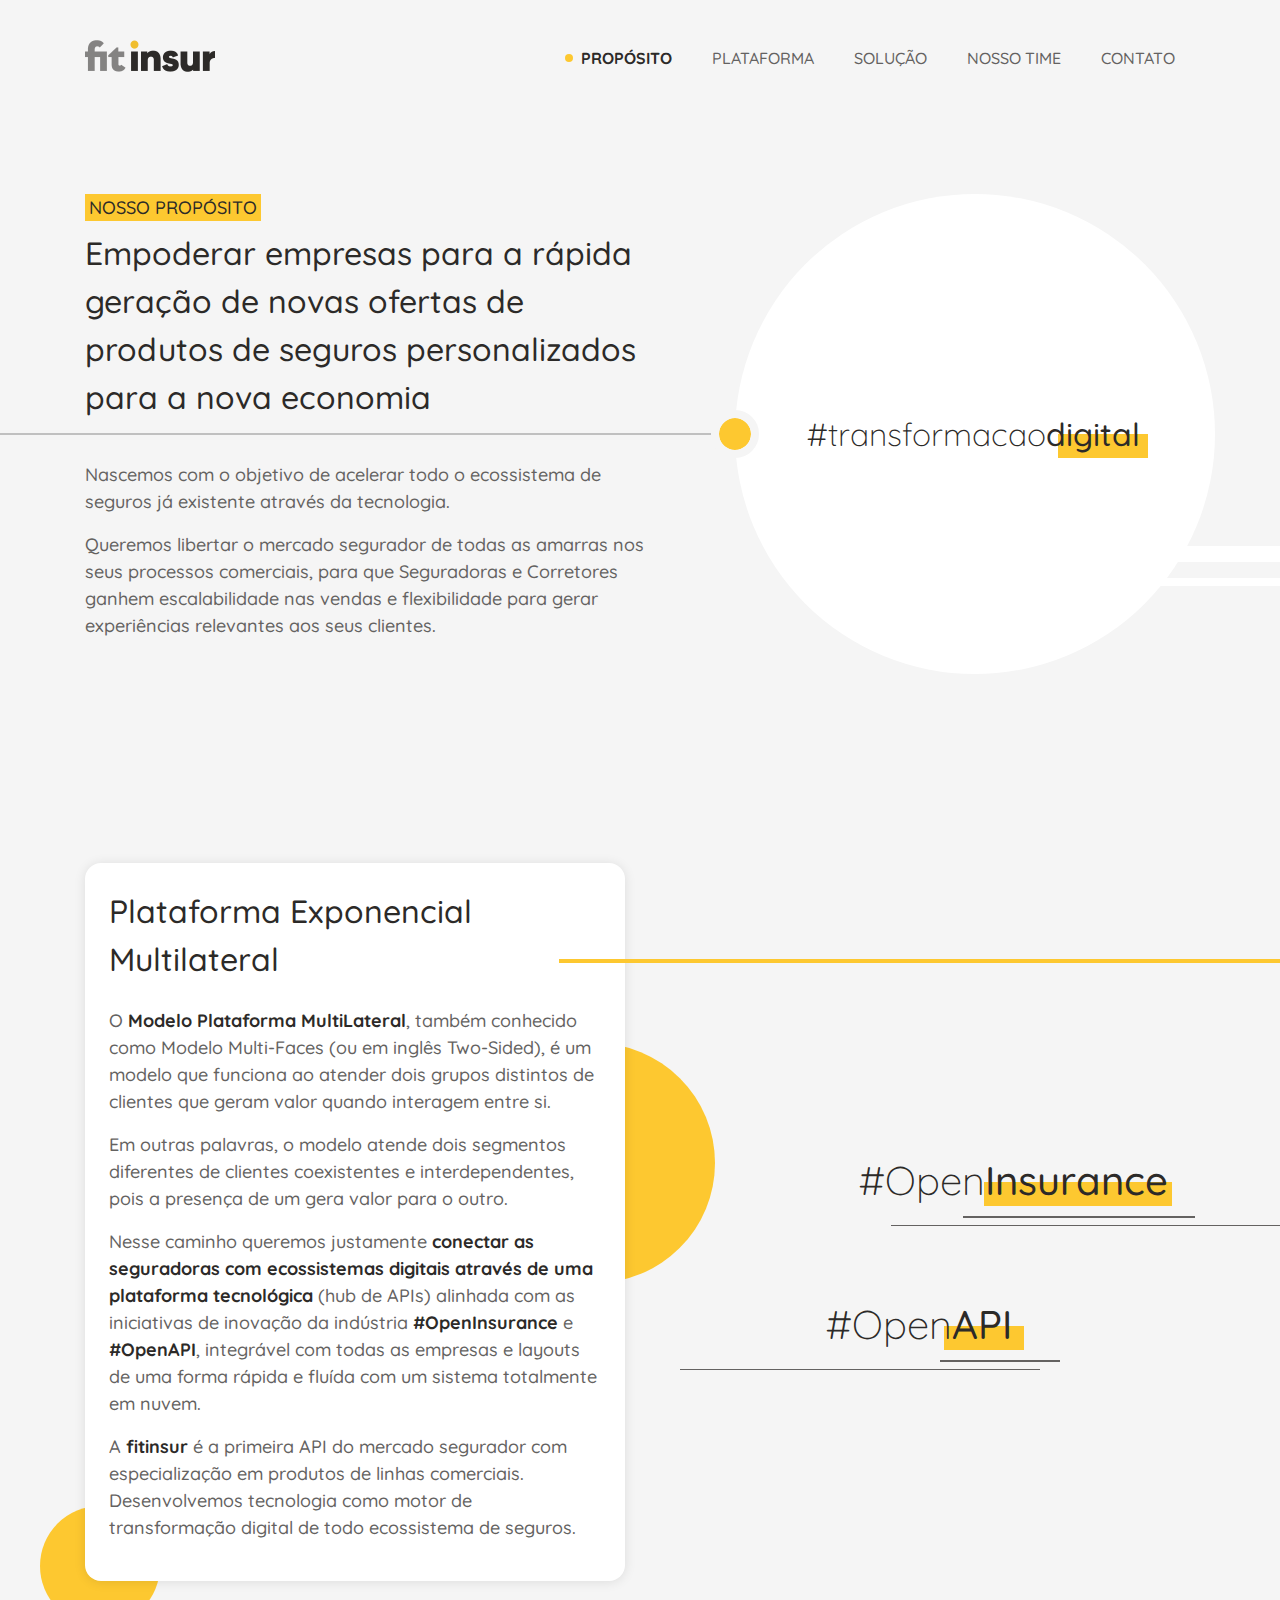
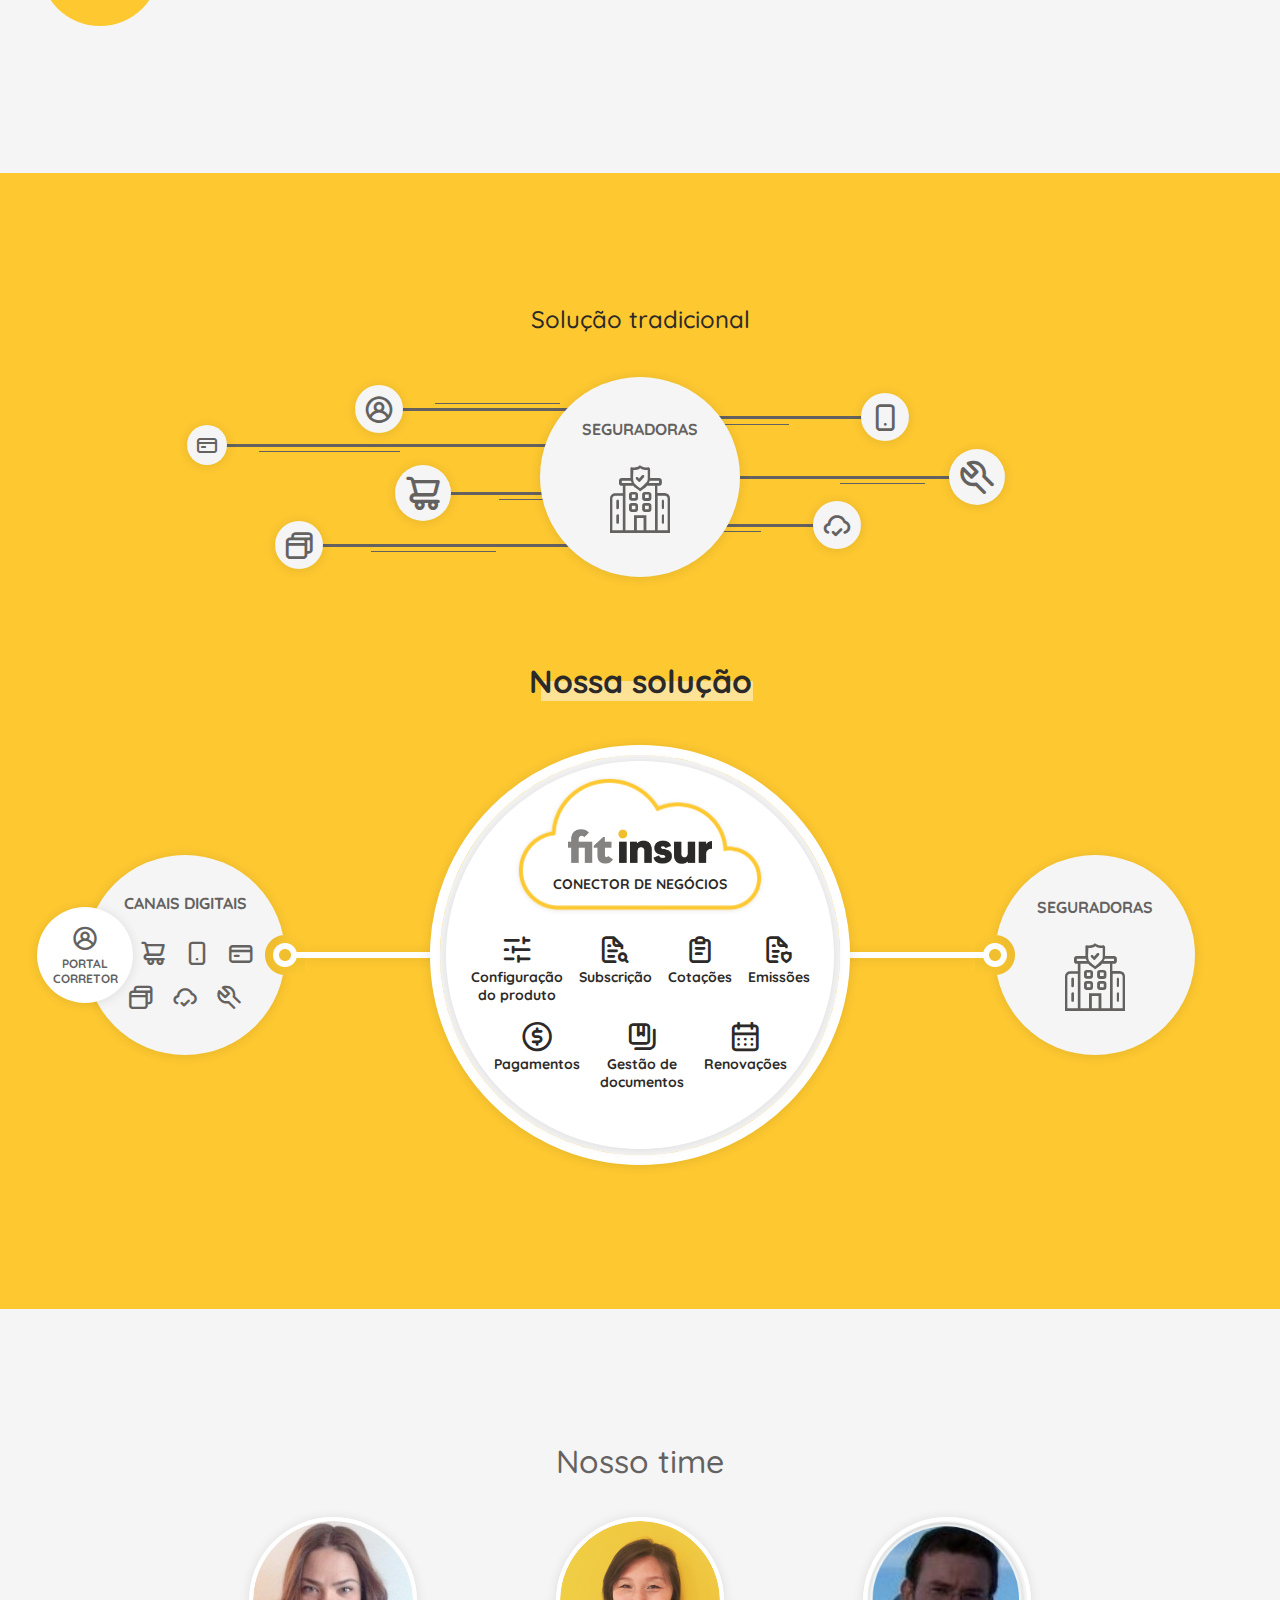
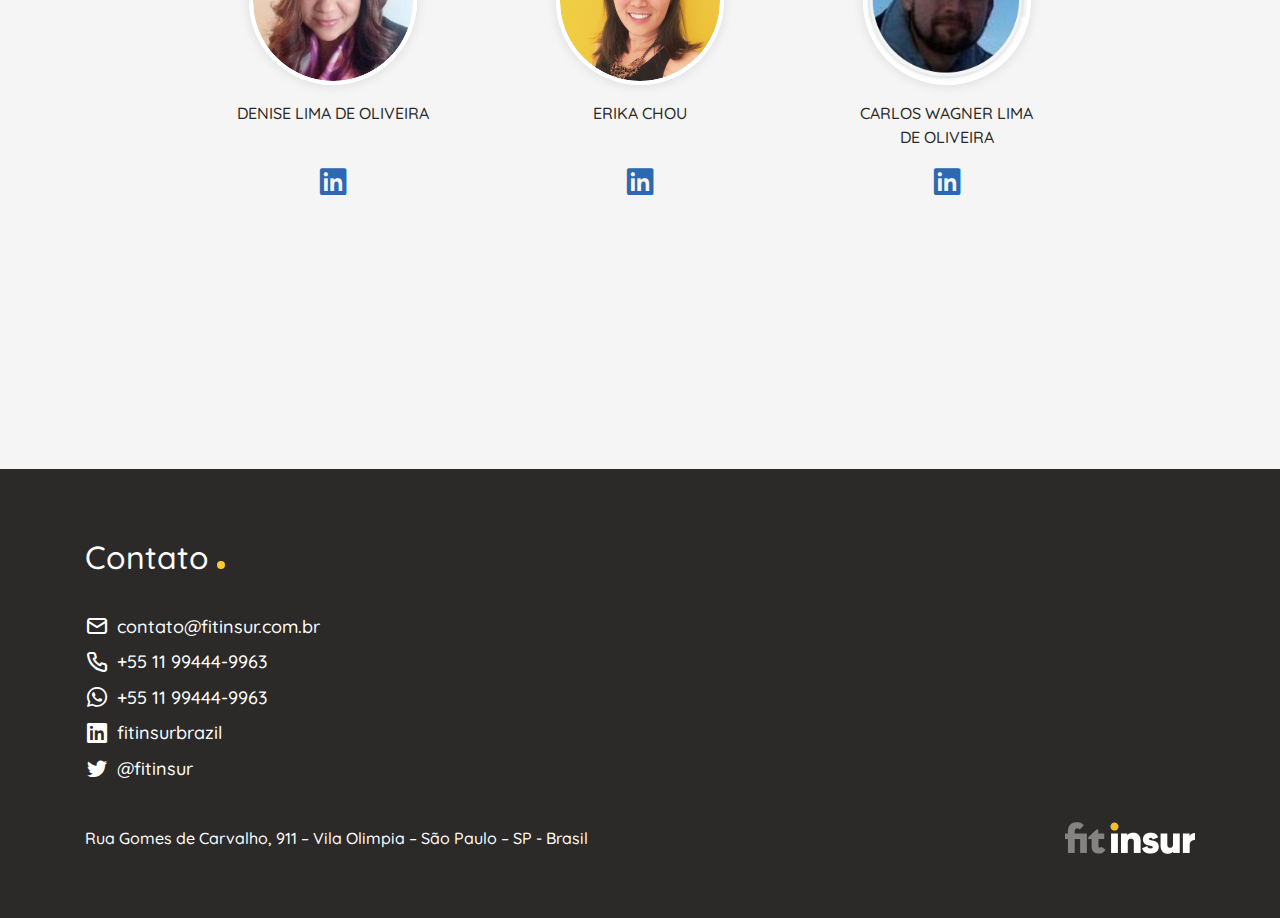
<file: index.html>
<!DOCTYPE html>
<html>

  <head>
  <meta charset="utf-8">
  <meta http-equiv="X-UA-Compatible" content="IE=edge">
  <meta name="viewport" content="width=device-width, initial-scale=1">
  <meta cache-control="max-age=300">

  <title>Fitinsur - OpenInsurance, Open API</title>
  <meta name="description" content="Fitinsur - OpenInsurance, OpenAPI
">
  <!--
  <meta name="keywords" content="fitinsur, wefit, insurance, open, api">
  -->
  <meta name="keywords" content="fitinsur, insurance, insurtech, openapi">

  <meta name="theme-color" content="#FDC830">
  
  <link rel="shortcut icon" href="images/favicon.png">
  
  <link rel="stylesheet" href="css/main.css">

  <!-- <script>
    (function(i,s,o,g,r,a,m){i['GoogleAnalyticsObject']=r;i[r]=i[r]||function(){
    (i[r].q=i[r].q||[]).push(arguments)},i[r].l=1*new Date();a=s.createElement(o),
    m=s.getElementsByTagName(o)[0];a.async=1;a.src=g;m.parentNode.insertBefore(a,m)
    })(window,document,'script','//www.google-analytics.com/analytics.js','ga');

    ga('create', 'UA-63612352-1', 'auto');
    ga('send', 'pageview');
  </script> -->
  
</head>


  <body>

    <header>
  <div class="container">
    <h1>
      <a class="fitinsur-logo" href="" title="fitinsur"><img src="images/logos/fitinsur-logo@2x.png" alt="fitinsur" title="fitinsur"/><p>fitinsur</p></a>
    </h1>

    <nav class="fitinsur-menu">
      <ul>
        <li><a href="#proposito" class="menu-link -active"><span class="dot"></span>Propósito</a></li>
        <li><a href="#plataforma" class="menu-link "><span class="dot"></span>Plataforma</a></li>
        <li><a href="#solucao" class="menu-link "><span class="dot"></span>Solução</a></li>
        <li><a href="#nossoTime" class="menu-link "><span class="dot"></span>Nosso time</a></li>
        <li><a href="#contato" class="menu-link "><span class="dot"></span>Contato</a></li>
      </ul>
    </nav>

    <!-- <a href="#" aria-label="Menu" class="mobile-menu lines-button">
      <span class="lines"></span>
    </a> -->
  </div>
</header>

<!-- <nav class="fitinsur-menu-mobile hidden">
  
</nav> -->

    <section class="section-scroll" id="proposito">
	<div class="container">
		<div class="row">
			<div class="col-12 col-md-10 col-lg-8 col-xl-7">
				<p class="section-title"><mark>Nosso propósito</mark></p>
				<h2>Empoderar empresas para a rápida geração de novas ofertas de produtos de seguros personalizados para a nova economia</h2>
				<p>Nascemos com o objetivo de acelerar todo o ecossistema de seguros já existente através da tecnologia.</p>
				<p>Queremos libertar o mercado segurador de todas as amarras nos seus processos comerciais, para que Seguradoras e Corretores ganhem escalabilidade nas vendas e flexibilidade para gerar experiências relevantes aos seus clientes.</p>
			</div>
			<div class="col-12 col-lg-4 col-xl-5">
				<div class="graphic-container" id="circleGraphic">
					<div class="graphic" id="innerCircleGraphic"></div>
					<div class="mark-highlight" id="transformacaoDigital">
						<h3>#transformacao<span>digital</span></h3>
						<div class="highlight"></div>
					</div>
					<div class="graphic" id="rectWhiteGraphic1"></div>
					<div class="graphic" id="rectWhiteGraphic2"></div>
					<div class="graphic" id="rectMediumGraphic"></div>
				</div>
			</div>
		</div>
	</div>
</section>
<section class="section-scroll" id="plataforma">
	<div class="container">
		<div class="row">
			<div class="col-12 col-md-10 offset-md-1 col-lg-8 offset-lg-0 col-xl-6">
				<div class="rounded-box">
					<h2>Plataforma Exponencial Multilateral</h2>
					<p>O <strong>Modelo Plataforma MultiLateral</strong>, também conhecido como Modelo Multi-Faces (ou em inglês Two-Sided), é um modelo que funciona ao atender dois grupos distintos de clientes que geram valor quando interagem entre si.</p>
					<p>Em outras palavras, o modelo atende dois segmentos diferentes de clientes coexistentes e interdependentes, pois a presença de um gera valor para o outro.</p>
					<p>Nesse caminho queremos justamente <strong>conectar as seguradoras com ecossistemas digitais através de uma plataforma tecnológica</strong> (hub de APIs) alinhada com as iniciativas de inovação da indústria <strong>#OpenInsurance</strong> e <strong>#OpenAPI</strong>, integrável com todas as empresas e layouts de uma forma rápida e fluída com um sistema totalmente em nuvem.</p>
					<p>A <strong>fitinsur</strong> é a primeira API do mercado segurador com especialização em produtos de linhas comerciais. Desenvolvemos tecnologia como motor de transformação digital de todo ecossistema de seguros.</p>
				</div>
				<div class="graphic" id="circleYellowGraphic2"></div>
			</div>
			<div class="col-12 col-lg-4 col-xl-6">
				<div class="graphic-container">
					<div class="graphic" id="rectYellowGraphic"></div>
					<div class="mark-highlight" id="openInsurance">
						<h3>#Open<span>Insurance</span></h3>
						<div class="highlight"></div>
						<div id="lineMedium1"></div>
						<div id="lineMedium2"></div>
					</div>
					<div class="mark-highlight" id="openAPI">
						<h3>#Open<span>API</span></h3>
						<div class="highlight"></div>
						<div id="lineMedium3"></div>
						<div id="lineMedium4"></div>
					</div>
					<div class="graphic" id="circleYellowGraphic1"></div>
				</div>
			</div>
		</div>
	</div>
</section>
<section class="section-scroll" id="solucao">
	<div class="container">
		<div class="row">
			<div class="col-12 col-lg-8 offset-lg-2">
				<h4>Solução tradicional</h4>
				<div class="graphic-container">
					<div class="graphic" id="mainCircle">
						<p>Seguradoras</p>
						<span class="icon-insurance"></span>
					</div>
					<div class="graphic -left" id="leftItem1">
						<div class="graphic -circle -md"><span class="icon-user-circle"></span></div>
						<div class="graphic -line -thin"></div>
						<div class="graphic -line -regular"></div>
					</div>
					<div class="graphic -left" id="leftItem2">
						<div class="graphic -circle -sm"><span class="icon-atm-card"></span></div>
						<div class="graphic -line -thin"></div>
						<div class="graphic -line -regular"></div>
					</div>
					<div class="graphic -left" id="leftItem3">
						<div class="graphic -circle -lg"><span class="icon-shopping-trolley"></span></div>
						<div class="graphic -line -thin"></div>
						<div class="graphic -line -regular"></div>
					</div>
					<div class="graphic -left" id="leftItem4">
						<div class="graphic -circle -md"><span class="icon-window-restore"></span></div>
						<div class="graphic -line -thin"></div>
						<div class="graphic -line -regular"></div>
					</div>
					<div class="graphic -right" id="rightItem1">
						<div class="graphic -circle -md"><span class="icon-mobile-android"></span></div>
						<div class="graphic -line -thin"></div>
						<div class="graphic -line -regular"></div>
					</div>
					<div class="graphic -right" id="rightItem2">
						<div class="graphic -circle -lg"><span class="icon-wrench"></span></div>
						<div class="graphic -line -thin"></div>
						<div class="graphic -line -regular"></div>
					</div>
					<div class="graphic -right" id="rightItem3">
						<div class="graphic -circle -md"><span class="icon-cloud-check"></span></div>
						<div class="graphic -line -thin"></div>
						<div class="graphic -line -regular"></div>
					</div>
				</div>
			</div>
		</div>
		<div class="row">
			<div class="col-12 col-lg-12">
				<div class="title-highlight" id="nossaSolucaoTitle">
					<h3>Nossa solução</span></h3>
					<div class="highlight"></div>
				</div>
				<div class="graphic-container" id="nossaSolucao">
					<div class="graphic" id="circleLeft">
						<p>Canais digitais</p>
						<div class="graphic" id="circleCorretor">
							<div class="feature">
								<span class="icon-user-circle"></span>
								<p>Portal Corretor</p>
							</div>
						</div>
						<div class="channel-row" id="channelLine1">
							<span class="icon-shopping-trolley"></span>
							<span class="icon-mobile-android"></span>
							<span class="icon-atm-card"></span>
						</div>
						<div class="channel-row" id="channelLine2">
							<span class="icon-window-restore"></span>
							<span class="icon-cloud-check"></span>
							<span class="icon-wrench"></span>
						</div>
					</div>
					<div class="graphic" id="mainCircle2">
						<div class="graphic" id="innerCircle">
							<div id="fitinsurCloud">
								<img src="images/logos/fitinsur-logo@2x.png" />
								<p>Conector de negócios</p>
							</div>
							<div class="features-row">
								<div class="feature">
									<span class="icon-preferences"></span>
									<p>Configuração do produto</p>
								</div>
								<div class="feature">
									<span class="icon-file-search-alt"></span>
									<p>Subscrição</p>
								</div>
								<div class="feature">
									<span class="icon-clipboard-notes"></span>
									<p>Cotações</p>
								</div>
								<div class="feature">
									<span class="icon-file-shield-alt"></span>
									<p>Emissões</p>
								</div>
							</div>
							<div class="features-row">
								<div class="feature">
									<span class="icon-usd-circle"></span>
									<p>Pagamentos</p>
								</div>
								<div class="feature">
									<span class="icon-notebooks"></span>
									<p>Gestão de documentos</p>
								</div>
								<div class="feature">
									<span class="icon-calendar-alt"></span>
									<p>Renovações</p>
								</div>
							</div>
						</div>
					</div>
					<div class="graphic" id="circleRight">
						<p>Seguradoras</p>
						<span class="icon-insurance"></span>
					</div>
					<div class="graphic" id="conectorLine"></div>
					<div class="graphic" id="conectorCircleLeft"></div>
					<div class="graphic" id="conectorCircleRight"></div>
				</div>
			</div>
		</div>
	</div>
</section>
<section class="section-scroll" id="nossoTime">
	<div class="container">
		<div class="row">
			<div class="col-12 col-lg-10 offset-lg-1">
				<h2>Nosso time</h2>
				<div class="container" id="timeContainer">
					<div class="row">
						<div class="col-6 col-md-4">
							<div class="profile">
								<a href="https://www.linkedin.com/in/denise-lima-de-oliveira-98992614/" target="_blank">
									<div class="photo" id="photoDenise"></div>
									<p>Denise Lima de Oliveira</p>
									<span class="icon-linkedin"></span>
								</a>
							</div>
						</div>
						<div class="col-6 col-md-4">
							<div class="profile">
								<a href="https://www.linkedin.com/in/erikachou/" target="_blank">
									<div class="photo" id="photoErika"></div>
									<p>Erika Chou</p>
									<span class="icon-linkedin"></span>
								</a>
							</div>
						</div>
						<!--
						<div class="col-6 col-md-3">
							<div class="profile">
								<a href="https://www.linkedin.com/in/mauricio-zaragoza-1023a11a/" target="_blank">
									<div class="photo" id="photoMauricio"></div>
									<p>Maurício Zaragoza</p>
									<span class="icon-linkedin"></span>
								</a>
							</div>
						</div>
						<div class="col-6 col-md-3">
							<div class="profile">
								<a href="https://www.linkedin.com/in/sabrina-fagundes-4b940557/" target="_blank">
									<div class="photo" id="photoSabrina"></div>
									<p>Sabrina Fagundes</p>
									<span class="icon-linkedin"></span>
								</a>
							</div>
						</div>
						-->
						<div class="col-6 col-md-4">
							<div class="profile">
								<a href="https://www.linkedin.com/in/cwoliveira/" target="_blank">
									<div class="photo" id="photoCarlos"></div>
									<p>Carlos Wagner Lima de Oliveira</p>
									<span class="icon-linkedin"></span>
								</a>
							</div>
						</div>
						<div class="col-6 col-md-3">
							<div class="profile">&nbsp;</div>
						</div>						
					</div>
				</div>
				<!--
				<div class="mark-highlight" id="wefitCV">
					<h3><a href="http://www.wefit.com.br" target="_blank">WeFit Corporate Venture Builder</a></h3>
					<div class="highlight"></div>
				</div>
				-->
			</div>
		</div>
	</div>
</section>


    <footer class="section-scroll" id="contato">
	<div class="container">
		<div class="row">
			<div class="col-12 col-lg-3">
				<h2>Contato<span id="circleDot"></span></h2>
				<ul id="contactList">
					<li><a href="mailto:contato@fitinsur.com.br" target="_blank"><span class="icon-envelope"></span>contato@fitinsur.com.br</a></li>
					<!-- 
					<li><a href="tel:+551127381400" target="_blank"><span class="icon-phone"></span>+55 11 2738-1400</a></li>
					-->
					<li><a href="tel:+5511994449963" target="_blank"><span class="icon-phone"></span>+55 11 99444-9963</a></li>
					<li><a href="https://api.whatsapp.com/send?phone=5511994449963" target="_blank"><span class="icon-whatsapp"></span>+55 11 99444-9963</a></li>
					<li><a href="http://linkedin.com.br/company/fitinsurbrazil" target="_blank"><span class="icon-linkedin"></span>fitinsurbrazil</a></li>
					<li><a href="http://twitter.com/@fitinsur" target="_blank"><span class="icon-twitter"></span>@fitinsur</a></li>
				</ul>
			</div>
		</div>
		<div class="address">
			<!--
			<p>Av. Faria Lima, 1.853, 1º andar - São Paulo/SP</p>
			-->
			<p>Rua Gomes de Carvalho, 911 – Vila Olimpia – São Paulo – SP - Brasil</p>
			<img src="./images/logos/fitinsur-logo-white@2x.png" alt="fitinsur" title="fitinsur"/>
		</div>
	</div>
</footer>

<script src="scripts/lib/jquery-3.4.1.min.js"></script>
<!-- <script src="scripts/lib/jquery-3.4.1.min.map"></script> -->
<script src="scripts/lib/modernizr.custom.min.js"></script>
<script src="scripts/fitinsur.js"></script>


  </body>

</html>
</file>
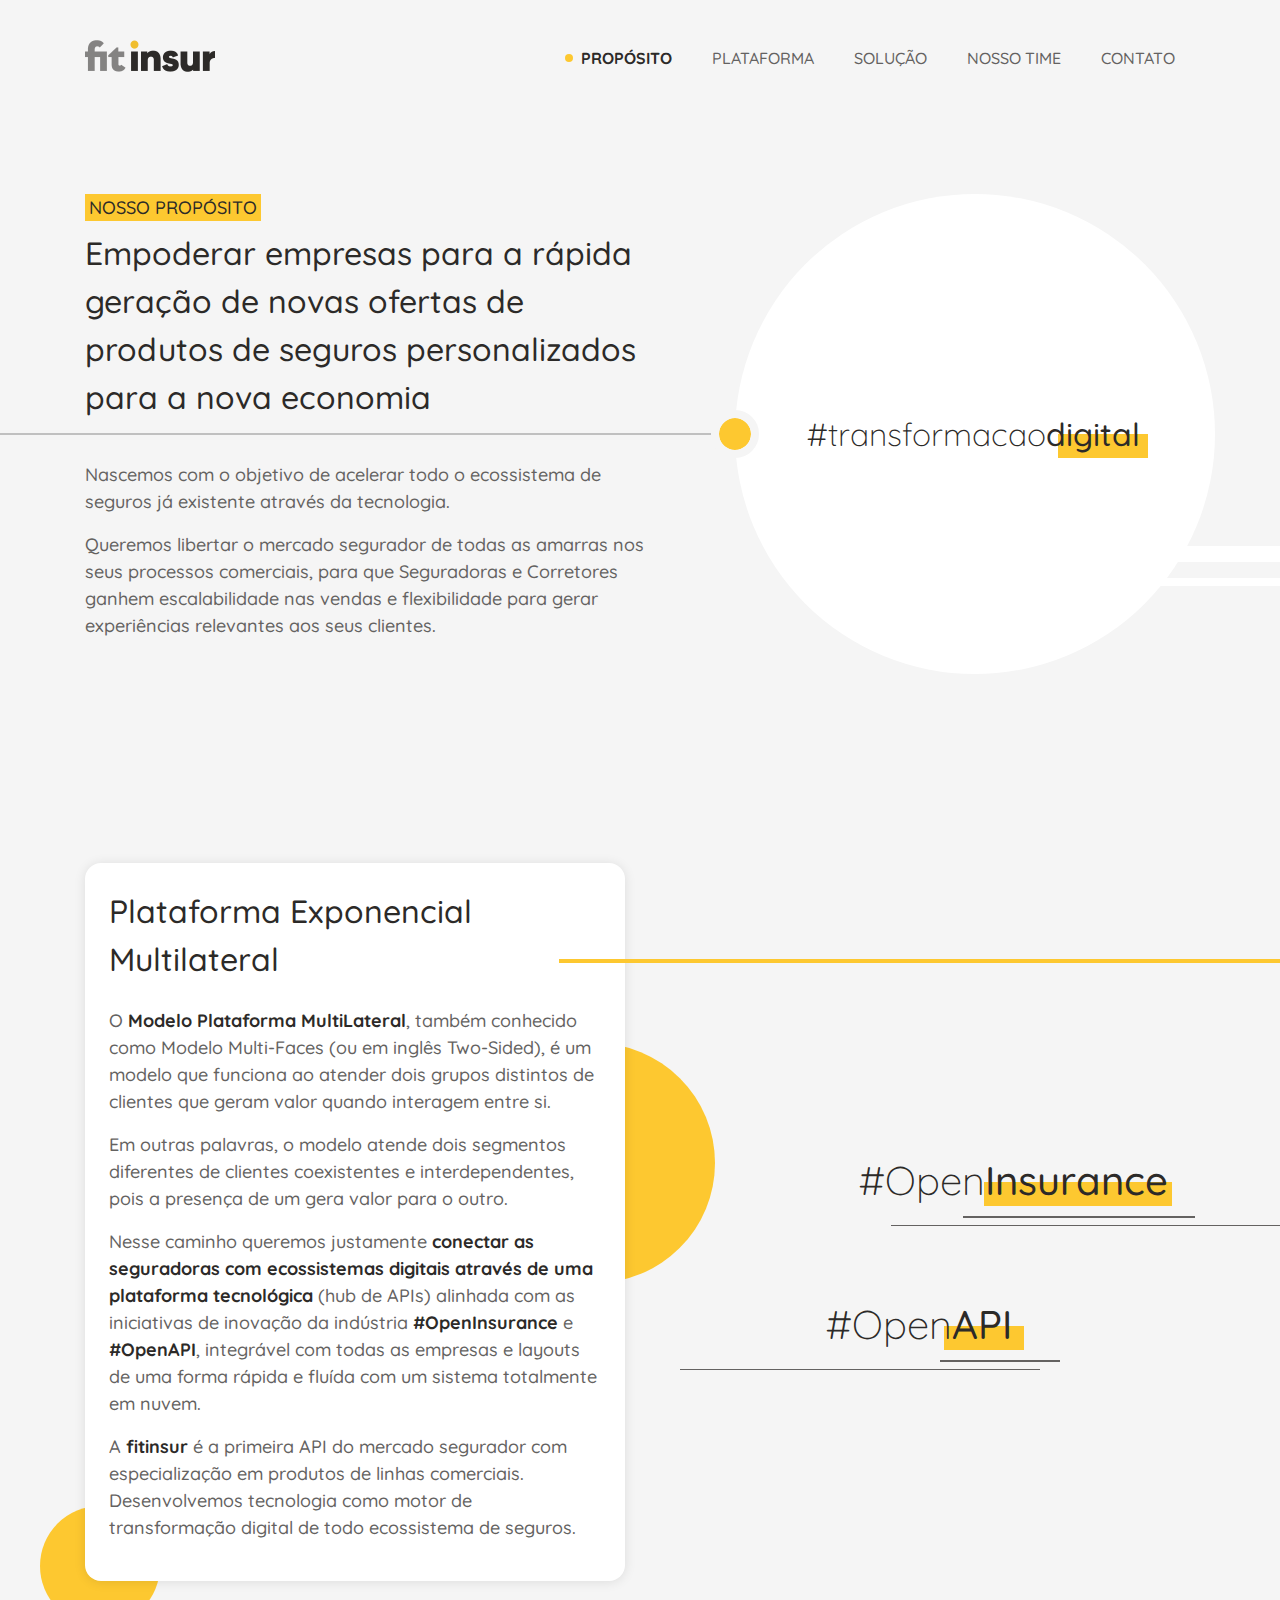
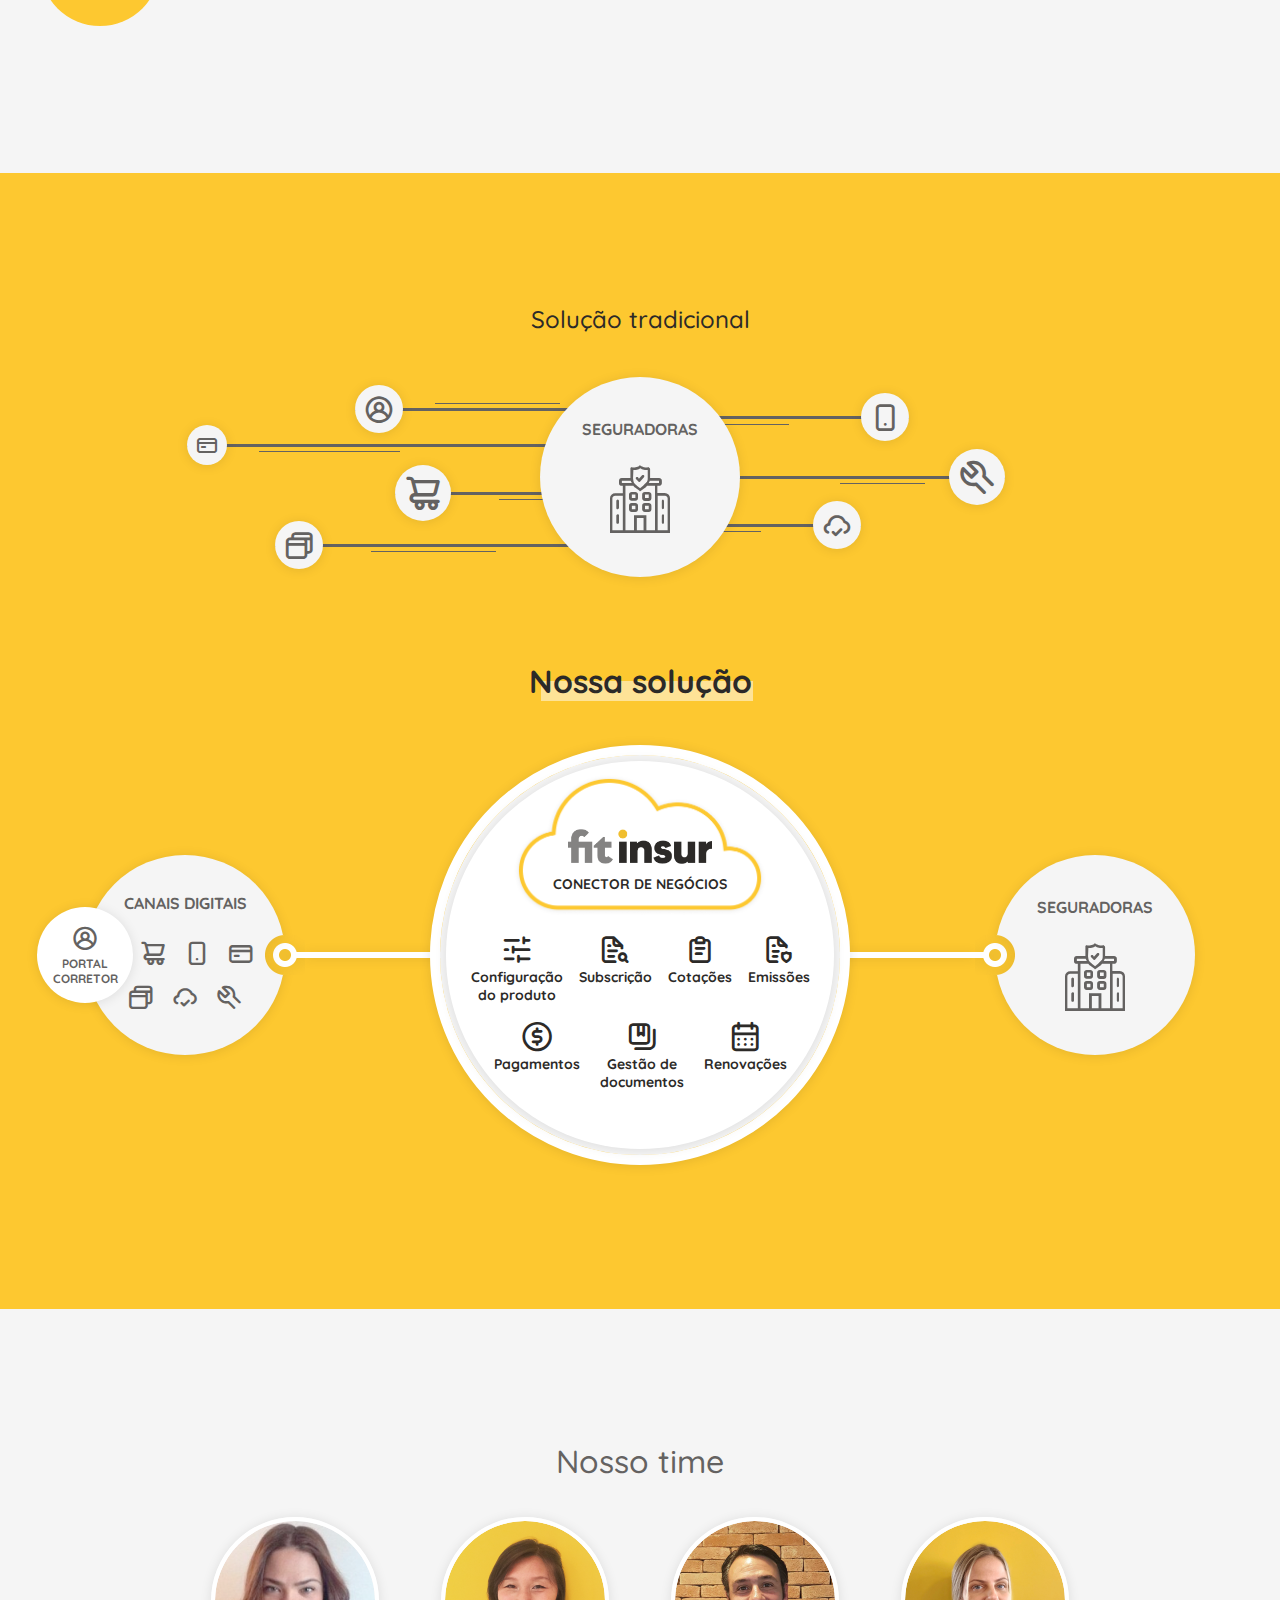
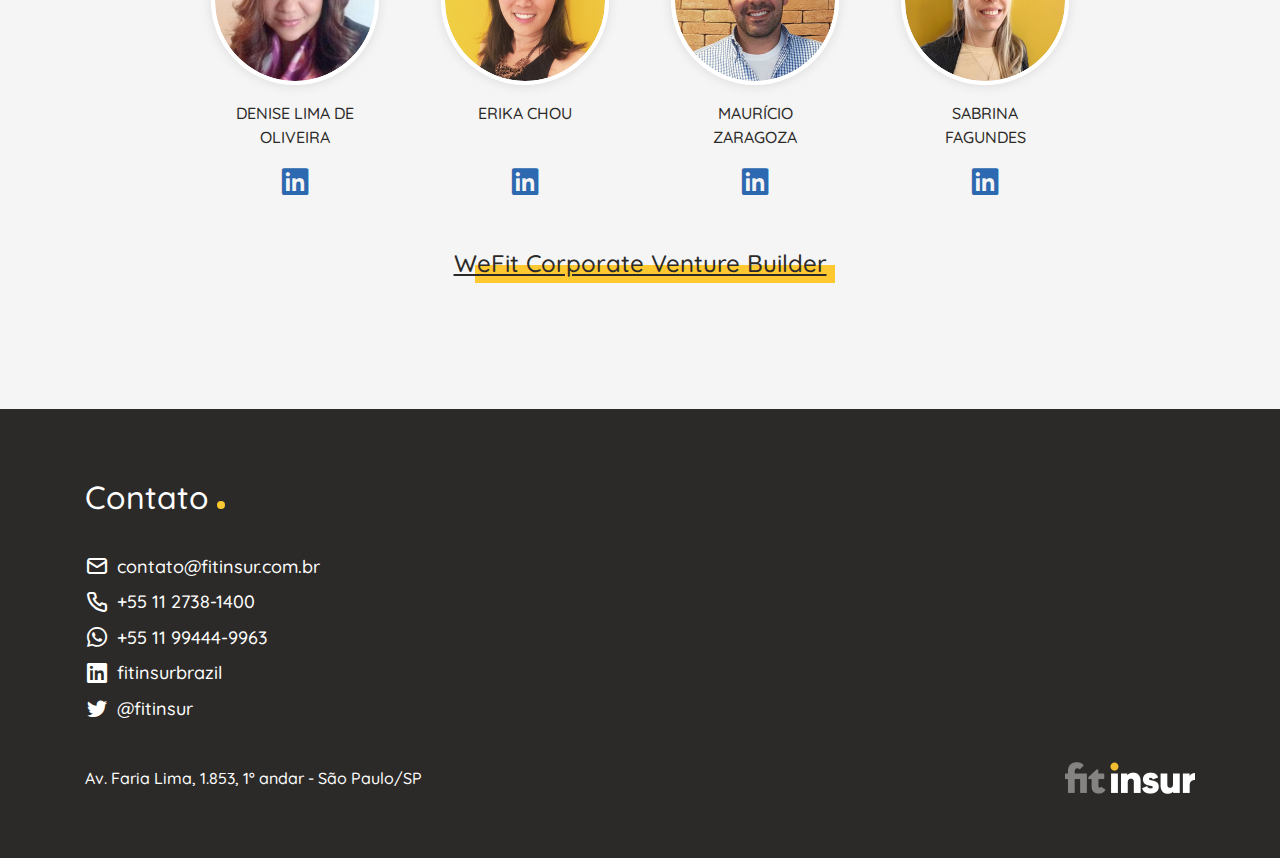
<file: 20191018-homolog/index.html>
<!DOCTYPE html>
<html>

  <head>
  <meta charset="utf-8">
  <meta http-equiv="X-UA-Compatible" content="IE=edge">
  <meta name="viewport" content="width=device-width, initial-scale=1">

  <title>Fitinsur - OpenInsurance, Open API</title>
  <meta name="description" content="Fitinsur - OpenInsurance, OpenAPI
">
  <meta name="keywords" content="fitinsur, wefit, insurance, open, api">
  <meta name="theme-color" content="#FDC830">
  
  <link rel="shortcut icon" href="images/favicon.png">
  
  <link rel="stylesheet" href="css/main.css">

  <!-- <script>
    (function(i,s,o,g,r,a,m){i['GoogleAnalyticsObject']=r;i[r]=i[r]||function(){
    (i[r].q=i[r].q||[]).push(arguments)},i[r].l=1*new Date();a=s.createElement(o),
    m=s.getElementsByTagName(o)[0];a.async=1;a.src=g;m.parentNode.insertBefore(a,m)
    })(window,document,'script','//www.google-analytics.com/analytics.js','ga');

    ga('create', 'UA-63612352-1', 'auto');
    ga('send', 'pageview');
  </script> -->
  
</head>


  <body>

    <header>
  <div class="container">
    <h1>
      <a class="fitinsur-logo" href="" title="fitinsur"><img src="images/logos/fitinsur-logo@2x.png" alt="fitinsur" title="fitinsur"/><p>fitinsur</p></a>
    </h1>

    <nav class="fitinsur-menu">
      <ul>
        <li><a href="#proposito" class="menu-link -active"><span class="dot"></span>Propósito</a></li>
        <li><a href="#plataforma" class="menu-link "><span class="dot"></span>Plataforma</a></li>
        <li><a href="#solucao" class="menu-link "><span class="dot"></span>Solução</a></li>
        <li><a href="#nossoTime" class="menu-link "><span class="dot"></span>Nosso time</a></li>
        <li><a href="#contato" class="menu-link "><span class="dot"></span>Contato</a></li>
      </ul>
    </nav>

    <!-- <a href="#" aria-label="Menu" class="mobile-menu lines-button">
      <span class="lines"></span>
    </a> -->
  </div>
</header>

<!-- <nav class="fitinsur-menu-mobile hidden">
  
</nav> -->

    <section class="section-scroll" id="proposito">
	<div class="container">
		<div class="row">
			<div class="col-12 col-md-10 col-lg-8 col-xl-7">
				<p class="section-title"><mark>Nosso propósito</mark></p>
				<h2>Empoderar empresas para a rápida geração de novas ofertas de produtos de seguros personalizados para a nova economia</h2>
				<p>Nascemos com o objetivo de acelerar todo o ecossistema de seguros já existente através da tecnologia.</p>
				<p>Queremos libertar o mercado segurador de todas as amarras nos seus processos comerciais, para que Seguradoras e Corretores ganhem escalabilidade nas vendas e flexibilidade para gerar experiências relevantes aos seus clientes.</p>
			</div>
			<div class="col-12 col-lg-4 col-xl-5">
				<div class="graphic-container" id="circleGraphic">
					<div class="graphic" id="innerCircleGraphic"></div>
					<div class="mark-highlight" id="transformacaoDigital">
						<h3>#transformacao<span>digital</span></h3>
						<div class="highlight"></div>
					</div>
					<div class="graphic" id="rectWhiteGraphic1"></div>
					<div class="graphic" id="rectWhiteGraphic2"></div>
					<div class="graphic" id="rectMediumGraphic"></div>
				</div>
			</div>
		</div>
	</div>
</section>
<section class="section-scroll" id="plataforma">
	<div class="container">
		<div class="row">
			<div class="col-12 col-md-10 offset-md-1 col-lg-8 offset-lg-0 col-xl-6">
				<div class="rounded-box">
					<h2>Plataforma Exponencial Multilateral</h2>
					<p>O <strong>Modelo Plataforma MultiLateral</strong>, também conhecido como Modelo Multi-Faces (ou em inglês Two-Sided), é um modelo que funciona ao atender dois grupos distintos de clientes que geram valor quando interagem entre si.</p>
					<p>Em outras palavras, o modelo atende dois segmentos diferentes de clientes coexistentes e interdependentes, pois a presença de um gera valor para o outro.</p>
					<p>Nesse caminho queremos justamente <strong>conectar as seguradoras com ecossistemas digitais através de uma plataforma tecnológica</strong> (hub de APIs) alinhada com as iniciativas de inovação da indústria <strong>#OpenInsurance</strong> e <strong>#OpenAPI</strong>, integrável com todas as empresas e layouts de uma forma rápida e fluída com um sistema totalmente em nuvem.</p>
					<p>A <strong>fitinsur</strong> é a primeira API do mercado segurador com especialização em produtos de linhas comerciais. Desenvolvemos tecnologia como motor de transformação digital de todo ecossistema de seguros.</p>
				</div>
				<div class="graphic" id="circleYellowGraphic2"></div>
			</div>
			<div class="col-12 col-lg-4 col-xl-6">
				<div class="graphic-container">
					<div class="graphic" id="rectYellowGraphic"></div>
					<div class="mark-highlight" id="openInsurance">
						<h3>#Open<span>Insurance</span></h3>
						<div class="highlight"></div>
						<div id="lineMedium1"></div>
						<div id="lineMedium2"></div>
					</div>
					<div class="mark-highlight" id="openAPI">
						<h3>#Open<span>API</span></h3>
						<div class="highlight"></div>
						<div id="lineMedium3"></div>
						<div id="lineMedium4"></div>
					</div>
					<div class="graphic" id="circleYellowGraphic1"></div>
				</div>
			</div>
		</div>
	</div>
</section>
<section class="section-scroll" id="solucao">
	<div class="container">
		<div class="row">
			<div class="col-12 col-lg-8 offset-lg-2">
				<h4>Solução tradicional</h4>
				<div class="graphic-container">
					<div class="graphic" id="mainCircle">
						<p>Seguradoras</p>
						<span class="icon-insurance"></span>
					</div>
					<div class="graphic -left" id="leftItem1">
						<div class="graphic -circle -md"><span class="icon-user-circle"></span></div>
						<div class="graphic -line -thin"></div>
						<div class="graphic -line -regular"></div>
					</div>
					<div class="graphic -left" id="leftItem2">
						<div class="graphic -circle -sm"><span class="icon-atm-card"></span></div>
						<div class="graphic -line -thin"></div>
						<div class="graphic -line -regular"></div>
					</div>
					<div class="graphic -left" id="leftItem3">
						<div class="graphic -circle -lg"><span class="icon-shopping-trolley"></span></div>
						<div class="graphic -line -thin"></div>
						<div class="graphic -line -regular"></div>
					</div>
					<div class="graphic -left" id="leftItem4">
						<div class="graphic -circle -md"><span class="icon-window-restore"></span></div>
						<div class="graphic -line -thin"></div>
						<div class="graphic -line -regular"></div>
					</div>
					<div class="graphic -right" id="rightItem1">
						<div class="graphic -circle -md"><span class="icon-mobile-android"></span></div>
						<div class="graphic -line -thin"></div>
						<div class="graphic -line -regular"></div>
					</div>
					<div class="graphic -right" id="rightItem2">
						<div class="graphic -circle -lg"><span class="icon-wrench"></span></div>
						<div class="graphic -line -thin"></div>
						<div class="graphic -line -regular"></div>
					</div>
					<div class="graphic -right" id="rightItem3">
						<div class="graphic -circle -md"><span class="icon-cloud-check"></span></div>
						<div class="graphic -line -thin"></div>
						<div class="graphic -line -regular"></div>
					</div>
				</div>
			</div>
		</div>
		<div class="row">
			<div class="col-12 col-lg-12">
				<div class="title-highlight" id="nossaSolucaoTitle">
					<h3>Nossa solução</span></h3>
					<div class="highlight"></div>
				</div>
				<div class="graphic-container" id="nossaSolucao">
					<div class="graphic" id="circleLeft">
						<p>Canais digitais</p>
						<div class="graphic" id="circleCorretor">
							<div class="feature">
								<span class="icon-user-circle"></span>
								<p>Portal Corretor</p>
							</div>
						</div>
						<div class="channel-row" id="channelLine1">
							<span class="icon-shopping-trolley"></span>
							<span class="icon-mobile-android"></span>
							<span class="icon-atm-card"></span>
						</div>
						<div class="channel-row" id="channelLine2">
							<span class="icon-window-restore"></span>
							<span class="icon-cloud-check"></span>
							<span class="icon-wrench"></span>
						</div>
					</div>
					<div class="graphic" id="mainCircle2">
						<div class="graphic" id="innerCircle">
							<div id="fitinsurCloud">
								<img src="images/logos/fitinsur-logo@2x.png" />
								<p>Conector de negócios</p>
							</div>
							<div class="features-row">
								<div class="feature">
									<span class="icon-preferences"></span>
									<p>Configuração do produto</p>
								</div>
								<div class="feature">
									<span class="icon-file-search-alt"></span>
									<p>Subscrição</p>
								</div>
								<div class="feature">
									<span class="icon-clipboard-notes"></span>
									<p>Cotações</p>
								</div>
								<div class="feature">
									<span class="icon-file-shield-alt"></span>
									<p>Emissões</p>
								</div>
							</div>
							<div class="features-row">
								<div class="feature">
									<span class="icon-usd-circle"></span>
									<p>Pagamentos</p>
								</div>
								<div class="feature">
									<span class="icon-notebooks"></span>
									<p>Gestão de documentos</p>
								</div>
								<div class="feature">
									<span class="icon-calendar-alt"></span>
									<p>Renovações</p>
								</div>
							</div>
						</div>
					</div>
					<div class="graphic" id="circleRight">
						<p>Seguradoras</p>
						<span class="icon-insurance"></span>
					</div>
					<div class="graphic" id="conectorLine"></div>
					<div class="graphic" id="conectorCircleLeft"></div>
					<div class="graphic" id="conectorCircleRight"></div>
				</div>
			</div>
		</div>
	</div>
</section>
<section class="section-scroll" id="nossoTime">
	<div class="container">
		<div class="row">
			<div class="col-12 col-lg-10 offset-lg-1">
				<h2>Nosso time</h2>
				<div class="container" id="timeContainer">
					<div class="row">
						<div class="col-6 col-md-3">
							<div class="profile">
								<a href="https://www.linkedin.com/in/denise-lima-de-oliveira-98992614/" target="_blank">
									<div class="photo" id="photoDenise"></div>
									<p>Denise Lima de Oliveira</p>
									<span class="icon-linkedin"></span>
								</a>
							</div>
						</div>
						<div class="col-6 col-md-3">
							<div class="profile">
								<a href="https://www.linkedin.com/in/erikachou/" target="_blank">
									<div class="photo" id="photoErika"></div>
									<p>Erika Chou</p>
									<span class="icon-linkedin"></span>
								</a>
							</div>
						</div>
						<div class="col-6 col-md-3">
							<div class="profile">
								<a href="https://www.linkedin.com/in/mauricio-zaragoza-1023a11a/" target="_blank">
									<div class="photo" id="photoMauricio"></div>
									<p>Maurício Zaragoza</p>
									<span class="icon-linkedin"></span>
								</a>
							</div>
						</div>
						<div class="col-6 col-md-3">
							<div class="profile">
								<a href="https://www.linkedin.com/in/sabrina-fagundes-4b940557/" target="_blank">
									<div class="photo" id="photoSabrina"></div>
									<p>Sabrina Fagundes</p>
									<span class="icon-linkedin"></span>
								</a>
							</div>
						</div>
					</div>
				</div>
				<div class="mark-highlight" id="wefitCV">
					<h3><a href="http://www.wefit.com.br" target="_blank">WeFit Corporate Venture Builder</a></h3>
					<div class="highlight"></div>
				</div>
			</div>
		</div>
	</div>
</section>


    <footer class="section-scroll" id="contato">
	<div class="container">
		<div class="row">
			<div class="col-12 col-lg-3">
				<h2>Contato<span id="circleDot"></span></h2>
				<ul id="contactList">
					<li><a href="mailto:contato@fitinsur.com.br" target="_blank"><span class="icon-envelope"></span>contato@fitinsur.com.br</a></li>
					<li><a href="tel:+551127381400" target="_blank"><span class="icon-phone"></span>+55 11 2738-1400</a></li>
					<li><a href="https://api.whatsapp.com/send?phone=5511994449963" target="_blank"><span class="icon-whatsapp"></span>+55 11 99444-9963</a></li>
					<li><a href="http://linkedin.com.br/company/fitinsurbrazil" target="_blank"><span class="icon-linkedin"></span>fitinsurbrazil</a></li>
					<li><a href="http://twitter.com/@fitinsur" target="_blank"><span class="icon-twitter"></span>@fitinsur</a></li>
				</ul>
			</div>
		</div>
		<div class="address">
			<p>Av. Faria Lima, 1.853, 1º andar - São Paulo/SP</p>
			<img src="./images/logos/fitinsur-logo-white@2x.png" alt="fitinsur" title="fitinsur"/>
		</div>
	</div>
</footer>

<script src="scripts/lib/jquery-3.4.1.min.js"></script>
<!-- <script src="scripts/lib/jquery-3.4.1.min.map"></script> -->
<script src="scripts/lib/modernizr.custom.min.js"></script>
<script src="scripts/fitinsur.js"></script>


  </body>

</html>
</file>
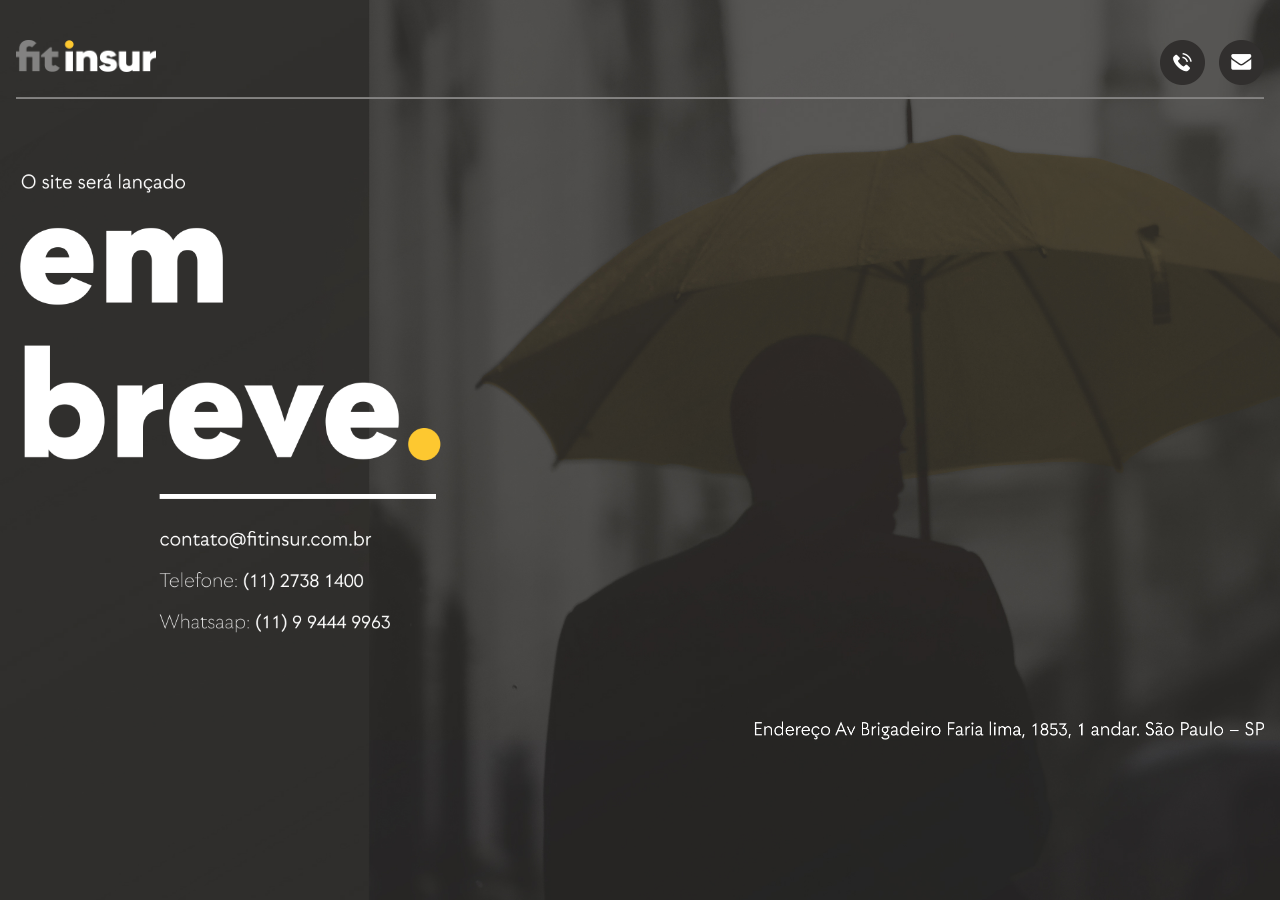
<file: 20191021-backup-prod/index.html>
<!doctype html>
<html class="no-js" lang="">

<head>
  <meta charset="utf-8">
  <title>FitInsur</title>
  <meta name="description" content="">
  <meta name="viewport" content="width=device-width, initial-scale=1.0, maximum-scale=1.0, user-scalable=yes">
  <link rel="stylesheet" href="css/normalize.css">
  <link rel="stylesheet" href="css/main.css">
  <meta name="theme-color" content="#2C2A28">
  <link rel="icon" href="img/favicon.png"/>
</head>

<body>
  <!--[if IE]>
    <p class="browserupgrade">Você esta usando um <strong>navegador</strong> desatualizado. Por favor, acesse e <a href="https://browsehappy.com/">atualize seu navegador</a> para melhorar sua experiência e segurança.</p>
  <![endif]-->

  <div class="container">
    <header class="header" title="FitInsur">
      <div class="social-group">
        <a href="tel:1127381400" class="link telephone" title="(11) 2738-1400"></a>
        <a href="mailto:contato@fitinsur.com.br" class="link e-mail" title="contato@fitinsur.com.br"></a>
      </div>
    </header>
    <main class="soon-content" title="O site será lançado em breve.">
      <img src="img/content@2x.png" alt="O site será lançado em breve.">
    </main>
    <footer class="footer" title="Endereço Av Brigadeiro Faria Lima, 1853, 1 andar. São Paulo-SP"></footer>
  </div>

</body>

</html>
</file>
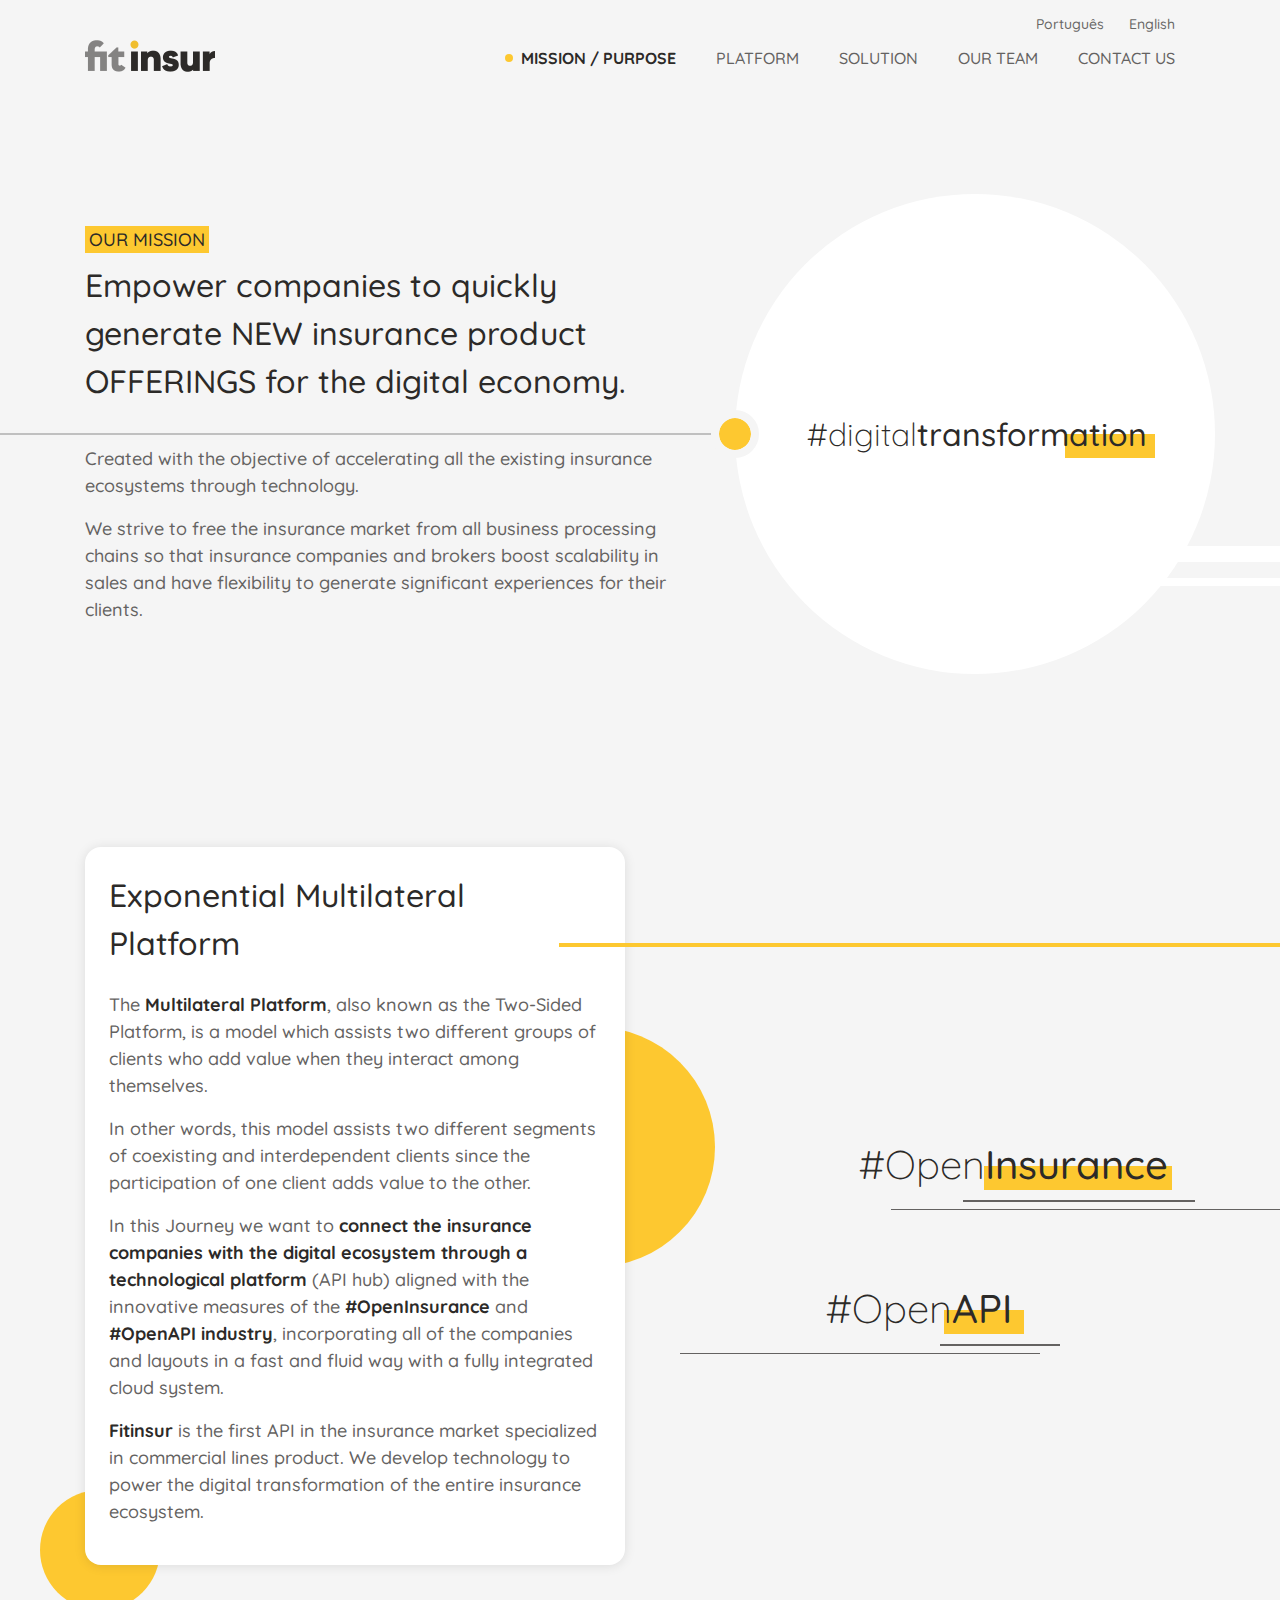
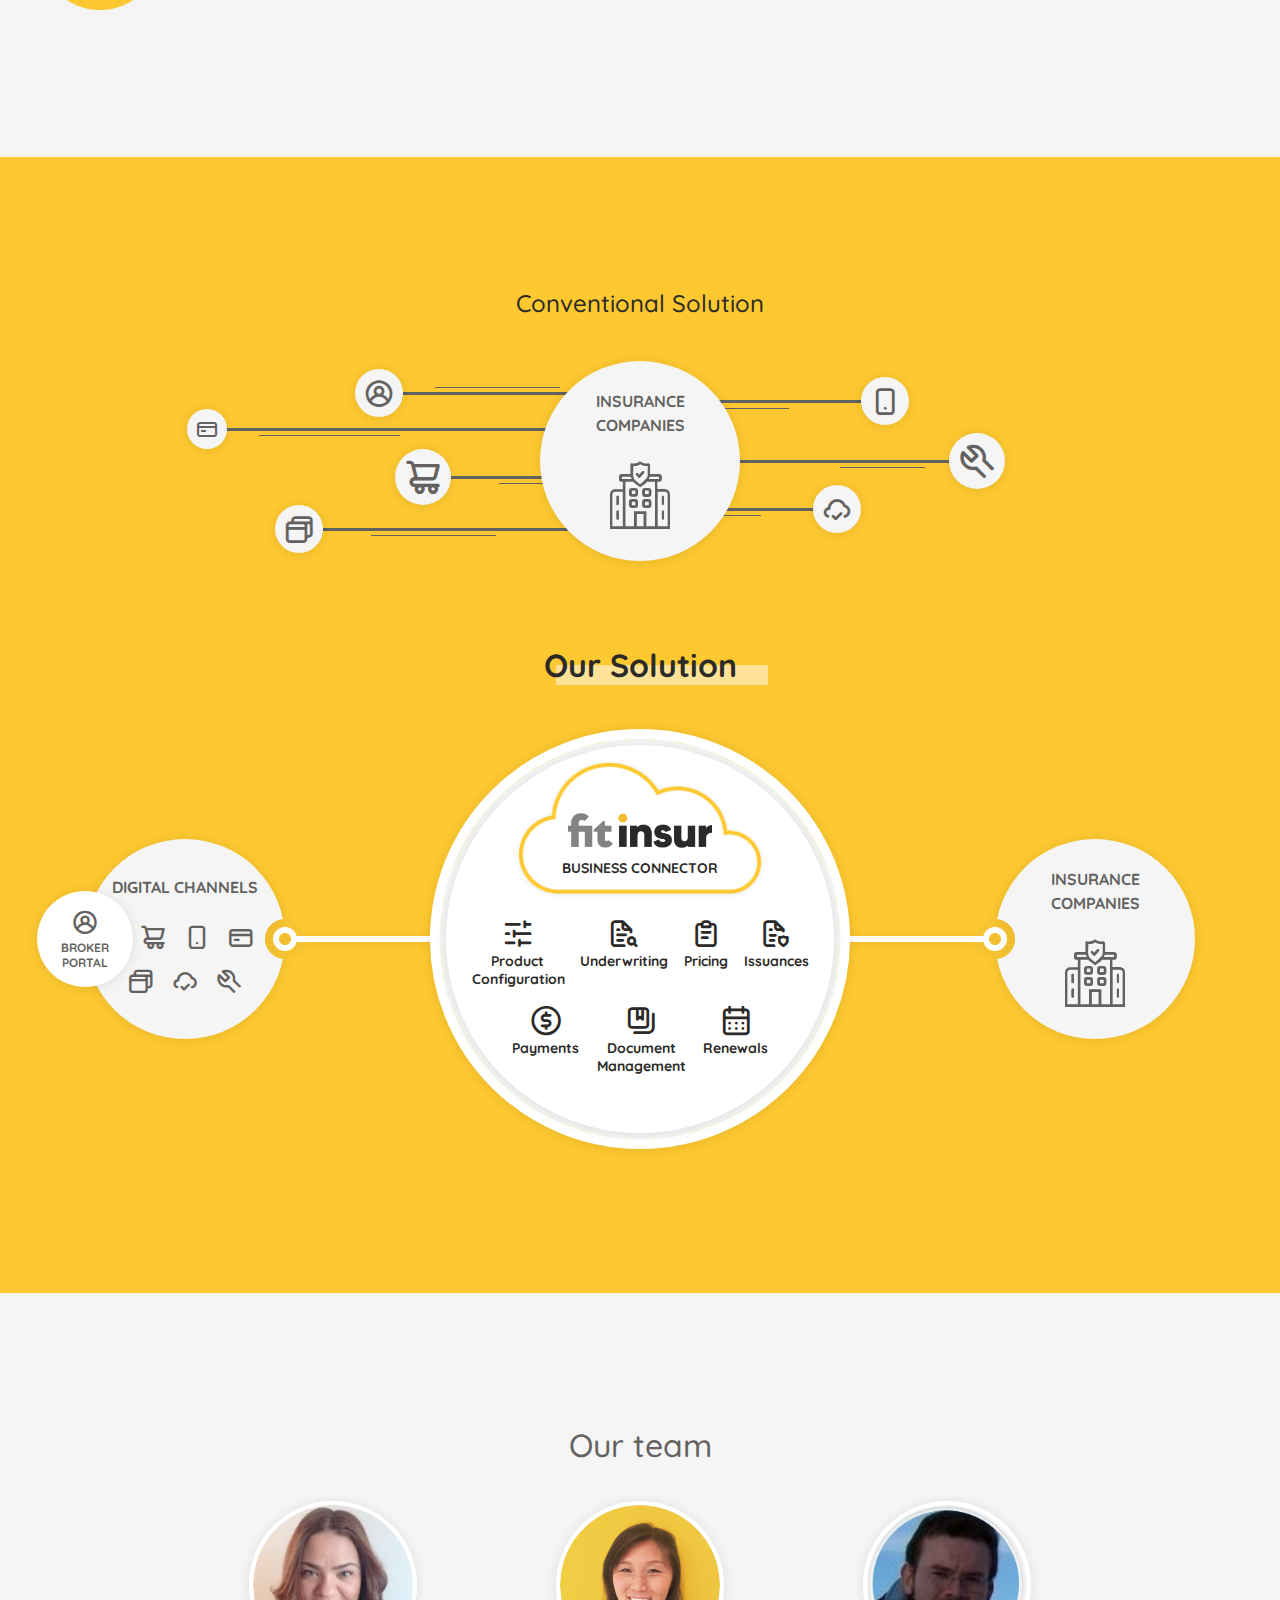
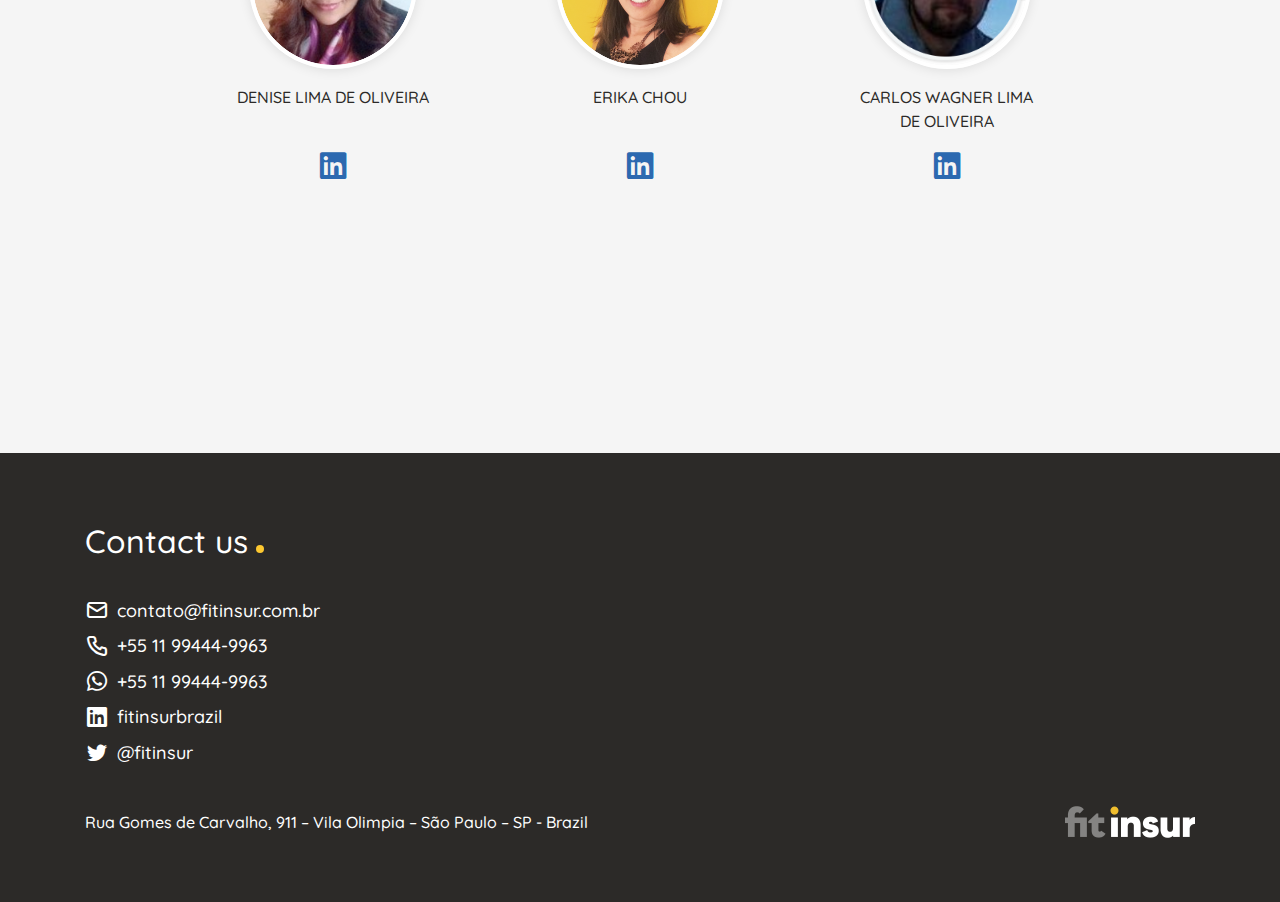
<file: en.html>
<!DOCTYPE html>
<html>

  <head>
  <meta charset="utf-8">
  <meta http-equiv="X-UA-Compatible" content="IE=edge">
  <meta name="viewport" content="width=device-width, initial-scale=1">
  <meta cache-control="max-age=300">

  <title>Fitinsur - OpenInsurance, Open API</title>
  <meta name="description" content="Fitinsur - OpenInsurance, OpenAPI">
  <!--
  <meta name="keywords" content="fitinsur, wefit, insurance, open, api">
  -->
  <meta name="keywords" content="fitinsur, insurance, insurtech, openapi">

  <meta name="theme-color" content="#FDC830">
  
  <link rel="shortcut icon" href="images/favicon.png">
  
  <link rel="stylesheet" href="css/main.css">

  <!-- <script>
    (function(i,s,o,g,r,a,m){i['GoogleAnalyticsObject']=r;i[r]=i[r]||function(){
    (i[r].q=i[r].q||[]).push(arguments)},i[r].l=1*new Date();a=s.createElement(o),
    m=s.getElementsByTagName(o)[0];a.async=1;a.src=g;m.parentNode.insertBefore(a,m)
    })(window,document,'script','//www.google-analytics.com/analytics.js','ga');

    ga('create', 'UA-63612352-1', 'auto');
    ga('send', 'pageview');
  </script> -->

  <script type="application/ld+json">
    {
      "@context": "https://schema.org",
      "@graph": [{
        "@type": "WebSite",
        "@id": "https://www.fitinsur.com.br/#website",
        "url": "https://www.fitinsur.com.br/",
        "name": "Fitinsur",
        "description": "Exponential Multilateral Platform"
      }, {
        "@type": "WebPage",
        "@id": "https://www.fitinsur.com.br/#webpage",
        "url": "https://www.fitinsur.com.br/",
        "name": "Fit insur - Homepage",
          "isPartOf": {
              "@id": "https://www.fitinsur.com.br/#website"
          },
        "datePublished": "2014-02-17T16:26:49+00:00",
        "dateModified": "2020-03-12T15:42:37+00:00",
        "description": "Empower companies to quickly generate NEW insurance product OFFERINGS for the digital economy",
        "potentialAction": [{
            "@type": "ReadAction",
            "target": ["https://www.fitinsur.com.br/"]
        }]
      }]
    }
  </script>
</head>


  <body>

		<header>
			<div class="container header-container">
				<h1>
					<a class="fitinsur-logo" href="" title="fitinsur"><img src="images/logos/fitinsur-logo@2x.png" alt="fitinsur" title="fitinsur"/><p>fitinsur</p></a>
				</h1>

				<nav class="fitinsur-menu">
					<ul>
						<li><a href="#proposito" class="menu-link -active" title="Go to Mission / Purpose"><span class="dot"></span>Mission / Purpose</a></li>
						<li><a href="#plataforma" class="menu-link " title="Go to Platform"><span class="dot"></span>Platform</a></li>
						<li><a href="#solucao" class="menu-link " title="Go to Solution"><span class="dot"></span>Solution</a></li>
						<li><a href="#nossoTime" class="menu-link " title="Go to Our Team"><span class="dot"></span>Our Team</a></li>
						<li><a href="#contato" class="menu-link " title="Go to Contact us"><span class="dot"></span>Contact us</a></li>
					</ul>
				</nav>

				<div class="fitinsur-languages">
					<ul class="fitinsur-languages__nav">
						<li class="fitinsur-languages__item">
							<a href="/" class="fitinsur-languages__link" id="langPortugues" title="Site em português">Português</a>
						</li>
						<li class="fitinsur-languages__item">
							<a href="/en.html" class="fitinsur-languages__link" id="langEnglish" title="Site in english">English</a>
						</li>
					</ul>
				</div>

				<!-- <a href="#" aria-label="Menu" class="mobile-menu lines-button">
					<span class="lines"></span>
				</a> -->
			</div>
		</header>

<!-- <nav class="fitinsur-menu-mobile hidden">
  
</nav> -->

    <section class="section-scroll" id="proposito">
	<div class="container">
		<div class="row">
			<div class="col-12 col-md-10 col-lg-8 col-xl-7">
				<br class="d-none d-lg-block">
				<br class="d-none d-lg-block">
				<p class="section-title"><mark>Our Mission</mark></p>
				<h2>Empower companies to quickly generate NEW insurance product OFFERINGS for the digital economy.</h2>
				<p>Created with the objective of accelerating all the existing insurance ecosystems through technology.</p>
				<p>We strive to free the insurance market from all business processing chains so that insurance companies and brokers boost scalability in sales and have flexibility to generate significant experiences for their clients.</p>
			</div>
			<div class="col-12 col-lg-4 col-xl-5">
				<div class="graphic-container" id="circleGraphic">
					<div class="graphic" id="innerCircleGraphic"></div>
					<div class="mark-highlight" id="transformacaoDigital">
						<h3>#digital<span>transformation</span></h3>
						<div class="highlight"></div>
					</div>
					<div class="graphic" id="rectWhiteGraphic1"></div>
					<div class="graphic" id="rectWhiteGraphic2"></div>
					<div class="graphic" id="rectMediumGraphic"></div>
				</div>
			</div>
		</div>
	</div>
</section>
<section class="section-scroll" id="plataforma">
	<div class="container">
		<div class="row">
			<div class="col-12 col-md-10 offset-md-1 col-lg-8 offset-lg-0 col-xl-6">
				<div class="rounded-box">
					<h2>Exponential Multilateral Platform</h2>
					<p>The <strong>Multilateral Platform</strong>, also known as the Two-Sided Platform, is a model which assists two different groups of clients who add value when they interact among themselves.</p>
					<p>In other words, this model assists two different segments of coexisting and interdependent clients since the participation of one client adds value to the other.</p>
					<p>In this Journey we want to <strong>connect the insurance companies with the digital ecosystem through a technological platform</strong> (API hub) aligned with the innovative measures of the <strong>#OpenInsurance</strong> and <strong>#OpenAPI industry</strong>, incorporating all of the companies and layouts in a fast and fluid way with a fully integrated cloud system.</p>
					<p><strong>Fitinsur</strong> is the first API in the insurance market specialized in commercial lines product. We develop technology to power the digital transformation of the entire insurance ecosystem.</p>
				</div>
				<div class="graphic" id="circleYellowGraphic2"></div>
			</div>
			<div class="col-12 col-lg-4 col-xl-6">
				<div class="graphic-container">
					<div class="graphic" id="rectYellowGraphic"></div>
					<div class="mark-highlight" id="openInsurance">
						<h3>#Open<span>Insurance</span></h3>
						<div class="highlight"></div>
						<div id="lineMedium1"></div>
						<div id="lineMedium2"></div>
					</div>
					<div class="mark-highlight" id="openAPI">
						<h3>#Open<span>API</span></h3>
						<div class="highlight"></div>
						<div id="lineMedium3"></div>
						<div id="lineMedium4"></div>
					</div>
					<div class="graphic" id="circleYellowGraphic1"></div>
				</div>
			</div>
		</div>
	</div>
</section>
<section class="section-scroll" id="solucao">
	<div class="container">
		<div class="row">
			<div class="col-12 col-lg-8 offset-lg-2">
				<h4>Conventional Solution</h4>
				<div class="graphic-container">
					<div class="graphic" id="mainCircle">
						<p>Insurance<br>Companies</p>
						<span class="icon-insurance"></span>
					</div>
					<div class="graphic -left" id="leftItem1">
						<div class="graphic -circle -md"><span class="icon-user-circle"></span></div>
						<div class="graphic -line -thin"></div>
						<div class="graphic -line -regular"></div>
					</div>
					<div class="graphic -left" id="leftItem2">
						<div class="graphic -circle -sm"><span class="icon-atm-card"></span></div>
						<div class="graphic -line -thin"></div>
						<div class="graphic -line -regular"></div>
					</div>
					<div class="graphic -left" id="leftItem3">
						<div class="graphic -circle -lg"><span class="icon-shopping-trolley"></span></div>
						<div class="graphic -line -thin"></div>
						<div class="graphic -line -regular"></div>
					</div>
					<div class="graphic -left" id="leftItem4">
						<div class="graphic -circle -md"><span class="icon-window-restore"></span></div>
						<div class="graphic -line -thin"></div>
						<div class="graphic -line -regular"></div>
					</div>
					<div class="graphic -right" id="rightItem1">
						<div class="graphic -circle -md"><span class="icon-mobile-android"></span></div>
						<div class="graphic -line -thin"></div>
						<div class="graphic -line -regular"></div>
					</div>
					<div class="graphic -right" id="rightItem2">
						<div class="graphic -circle -lg"><span class="icon-wrench"></span></div>
						<div class="graphic -line -thin"></div>
						<div class="graphic -line -regular"></div>
					</div>
					<div class="graphic -right" id="rightItem3">
						<div class="graphic -circle -md"><span class="icon-cloud-check"></span></div>
						<div class="graphic -line -thin"></div>
						<div class="graphic -line -regular"></div>
					</div>
				</div>
			</div>
		</div>
		<div class="row">
			<div class="col-12 col-lg-12">
				<div class="title-highlight" id="nossaSolucaoTitle">
					<h3>Our Solution</span></h3>
					<div class="highlight"></div>
				</div>
				<div class="graphic-container" id="nossaSolucao">
					<div class="graphic" id="circleLeft">
						<p>Digital Channels</p>
						<div class="graphic" id="circleCorretor">
							<div class="feature">
								<span class="icon-user-circle"></span>
								<p>Broker Portal</p>
							</div>
						</div>
						<div class="channel-row" id="channelLine1">
							<span class="icon-shopping-trolley"></span>
							<span class="icon-mobile-android"></span>
							<span class="icon-atm-card"></span>
						</div>
						<div class="channel-row" id="channelLine2">
							<span class="icon-window-restore"></span>
							<span class="icon-cloud-check"></span>
							<span class="icon-wrench"></span>
						</div>
					</div>
					<div class="graphic" id="mainCircle2">
						<div class="graphic" id="innerCircle">
							<div id="fitinsurCloud">
								<img src="images/logos/fitinsur-logo@2x.png" alt="Logotipo Fitinsur" />
								<p>Business Connector</p>
							</div>
							<div class="features-row">
								<div class="feature">
									<span class="icon-preferences"></span>
									<p>Product Configuration</p>
								</div>
								<div class="feature">
									<span class="icon-file-search-alt"></span>
									<p>Underwriting</p>
								</div>
								<div class="feature">
									<span class="icon-clipboard-notes"></span>
									<p>Pricing</p>
								</div>
								<div class="feature">
									<span class="icon-file-shield-alt"></span>
									<p>Issuances</p>
								</div>
							</div>
							<div class="features-row">
								<div class="feature">
									<span class="icon-usd-circle"></span>
									<p>Payments</p>
								</div>
								<div class="feature">
									<span class="icon-notebooks"></span>
									<p>Document Management</p>
								</div>
								<div class="feature">
									<span class="icon-calendar-alt"></span>
									<p>Renewals</p>
								</div>
							</div>
						</div>
					</div>
					<div class="graphic" id="circleRight">
						<p>Insurance<br>Companies</p>
						<span class="icon-insurance"></span>
					</div>
					<div class="graphic" id="conectorLine"></div>
					<div class="graphic" id="conectorCircleLeft"></div>
					<div class="graphic" id="conectorCircleRight"></div>
				</div>
			</div>
		</div>
	</div>
</section>
<section class="section-scroll" id="nossoTime">
	<div class="container">
		<div class="row">
			<div class="col-12 col-lg-10 offset-lg-1">
				<h2>Our team</h2>
				<div class="container" id="timeContainer">
					<div class="row">
						<div class="col-6 col-md-4">
							<div class="profile">
								<a href="https://www.linkedin.com/in/denise-lima-de-oliveira-98992614/" title="Access the Linkedin profile" target="_blank">
									<div class="photo" id="photoDenise"></div>
									<p>Denise Lima de Oliveira</p>
									<span class="icon-linkedin"></span>
								</a>
							</div>
						</div>
						<div class="col-6 col-md-4">
							<div class="profile">
								<a href="https://www.linkedin.com/in/erikachou/" title="Access the Linkedin profile" target="_blank">
									<div class="photo" id="photoErika"></div>
									<p>Erika Chou</p>
									<span class="icon-linkedin"></span>
								</a>
							</div>
						</div>
						<!--
						<div class="col-6 col-md-3">
							<div class="profile">
								<a href="https://www.linkedin.com/in/mauricio-zaragoza-1023a11a/" title="Access the Linkedin profile" target="_blank">
									<div class="photo" id="photoMauricio"></div>
									<p>Maurício Zaragoza</p>
									<span class="icon-linkedin"></span>
								</a>
							</div>
						</div>
						<div class="col-6 col-md-3">
							<div class="profile">
								<a href="https://www.linkedin.com/in/sabrina-fagundes-4b940557/" title="Access the Linkedin profile" target="_blank">
									<div class="photo" id="photoSabrina"></div>
									<p>Sabrina Fagundes</p>
									<span class="icon-linkedin"></span>
								</a>
							</div>
						</div>
						-->
						<div class="col-6 col-md-4">
							<div class="profile">
								<a href="https://www.linkedin.com/in/cwoliveira/" title="Access the Linkedin profile" target="_blank">
									<div class="photo" id="photoCarlos"></div>
									<p>Carlos Wagner Lima de Oliveira</p>
									<span class="icon-linkedin"></span>
								</a>
							</div>
						</div>
						<div class="col-6 col-md-3">
							<div class="profile">&nbsp;</div>
						</div>						
					</div>
				</div>
				<!--
				<div class="mark-highlight" id="wefitCV">
					<h3><a href="http://www.wefit.com.br" target="_blank">WeFit Corporate Venture Builder</a></h3>
					<div class="highlight"></div>
				</div>
				-->
			</div>
		</div>
	</div>
</section>


<footer class="section-scroll" id="contato">
	<div class="container">
		<div class="row">
			<div class="col-12 col-lg-3">
				<h2>Contact us<span id="circleDot"></span></h2>
				<ul id="contactList">
					<li><a href="mailto:contato@fitinsur.com.br" title="Send us an email" target="_blank"><span class="icon-envelope"></span>contato@fitinsur.com.br</a></li>
					<!-- 
					<li><a href="tel:+551127381400" target="_blank"><span class="icon-phone"></span>+55 11 2738-1400</a></li>
					-->
					<li><a href="tel:+5511994449963" title="Ligue para nós" target="_blank"><span class="icon-phone"></span>+55 11 99444-9963</a></li>
					<li><a href="https://api.whatsapp.com/send?phone=5511994449963" title="Get in touch via WhatsApp" target="_blank"><span class="icon-whatsapp"></span>+55 11 99444-9963</a></li>
					<li><a href="http://linkedin.com.br/company/fitinsurbrazil" title="Access our page on Linkedin" target="_blank"><span class="icon-linkedin"></span>fitinsurbrazil</a></li>
					<li><a href="http://twitter.com/@fitinsur" title="Follow our profile on Twitter" target="_blank"><span class="icon-twitter"></span>@fitinsur</a></li>
				</ul>
			</div>
		</div>
		<div class="address">
			<!--
			<p>Av. Faria Lima, 1.853, 1º andar - São Paulo/SP</p>
			-->
			<p>Rua Gomes de Carvalho, 911 – Vila Olimpia – São Paulo – SP - Brazil</p>
			<img src="./images/logos/fitinsur-logo-white@2x.png" alt="Logotipo Fitinsur" title="fitinsur"/>
		</div>
	</div>
</footer>

<script src="scripts/lib/jquery-3.4.1.min.js"></script>
<!-- <script src="scripts/lib/jquery-3.4.1.min.map"></script> -->
<script src="scripts/lib/modernizr.custom.min.js"></script>
<script src="scripts/fitinsur.js"></script>

<script>
	$( "#langPortugues" ).click(function() {
		localStorage.setItem('langPage', 'portugues');
	});
	$( "#langEnglish" ).click(function() {
		localStorage.setItem('langPage', 'english');
	});
	if(localStorage.getItem('langPage') != 'english' || undefined) {
		$.getJSON( "https://ipapi.co/json/", function( data ) {
			if(data.country === "BR"){ location.href="/"}
			// console.log(data.country);
		});
	}
</script>

<script type="application/ld+json">
  {
    "@context": "http://schema.org",
    "@type": "Organization",
    "address": {
      "@type": "PostalAddress",
      "addressLocality": "São Paulo, Brasil",
      "postalCode": "04547-003",
      "streetAddress": "Rua Gomes de Carvalho, 911"
    },
    "email": "contato(at)fitinsur.com.br",
    "member": [
      {
        "@type": "Organization",
        "name": "Fit insur"
      },
      {
        "@type": "Organization"
      }
    ],
    "name": "Fit insur",
    "telephone": "(11) 99444 9963",
    "url": "https://www.fitinsur.com.br",
    "logo": "https://www.fitinsur.com.br/images/logos/fitinsur-logo@2x.png",
    "sameAs" : [
      "https://linkedin.com.br/company/fitinsurbrazil",
      "https://twitter.com/@fitinsur"
    ]
  }
</script>

  </body>

</html>
</file>
<file: 20191021-backup-prod/css/main.css>
/*! HTML5 Boilerplate v7.2.0 | MIT License | https://html5boilerplate.com/ */

/* main.css 2.0.0 | MIT License | https://github.com/h5bp/main.css#readme */
/*
 * What follows is the result of much research on cross-browser styling.
 * Credit left inline and big thanks to Nicolas Gallagher, Jonathan Neal,
 * Kroc Camen, and the H5BP dev community and team.
 */

/* ==========================================================================
   Base styles: opinionated defaults
   ========================================================================== */

html {
  color: #222;
  font-size: 1em;
  line-height: 1.4;
  width: 100%;
  height: 100%;
}

/*
 * Remove text-shadow in selection highlight:
 * https://twitter.com/miketaylr/status/12228805301
 *
 * Vendor-prefixed and regular ::selection selectors cannot be combined:
 * https://stackoverflow.com/a/16982510/7133471
 *
 * Customize the background color to match your design.
 */

::-moz-selection {
  background: #b3d4fc;
  text-shadow: none;
}

::selection {
  background: #b3d4fc;
  text-shadow: none;
}

/*
 * A better looking default horizontal rule
 */

hr {
  display: block;
  height: 1px;
  border: 0;
  border-top: 1px solid #ccc;
  margin: 1em 0;
  padding: 0;
}

/*
 * Remove the gap between audio, canvas, iframes,
 * images, videos and the bottom of their containers:
 * https://github.com/h5bp/html5-boilerplate/issues/440
 */

audio,
canvas,
iframe,
img,
svg,
video {
  vertical-align: middle;
}

/*
 * Remove default fieldset styles.
 */

fieldset {
  border: 0;
  margin: 0;
  padding: 0;
}

/*
 * Allow only vertical resizing of textareas.
 */

textarea {
  resize: vertical;
}

/* ==========================================================================
   Browser Upgrade Prompt
   ========================================================================== */

.browserupgrade {
  margin: 0.2em 0;
  background: #ccc;
  color: #000;
  padding: 0.2em 0;
}

/* ==========================================================================
   Author's custom styles
   ========================================================================== */

/* ==========================================================================
   Helper classes
   ========================================================================== */

/*
 * Hide visually and from screen readers
 */

.hidden {
  display: none !important;
}

/*
* Hide only visually, but have it available for screen readers:
* https://snook.ca/archives/html_and_css/hiding-content-for-accessibility
*
* 1. For long content, line feeds are not interpreted as spaces and small width
*    causes content to wrap 1 word per line:
*    https://medium.com/@jessebeach/beware-smushed-off-screen-accessible-text-5952a4c2cbfe
*/

.sr-only {
  border: 0;
  clip: rect(0, 0, 0, 0);
  height: 1px;
  margin: -1px;
  overflow: hidden;
  padding: 0;
  position: absolute;
  white-space: nowrap;
  width: 1px;
  /* 1 */
}

/*
* Extends the .sr-only class to allow the element
* to be focusable when navigated to via the keyboard:
* https://www.drupal.org/node/897638
*/

.sr-only.focusable:active,
.sr-only.focusable:focus {
  clip: auto;
  height: auto;
  margin: 0;
  overflow: visible;
  position: static;
  white-space: inherit;
  width: auto;
}

/*
* Hide visually and from screen readers, but maintain layout
*/

.invisible {
  visibility: hidden;
}

/*
* Clearfix: contain floats
*
* For modern browsers
* 1. The space content is one way to avoid an Opera bug when the
*    `contenteditable` attribute is included anywhere else in the document.
*    Otherwise it causes space to appear at the top and bottom of elements
*    that receive the `clearfix` class.
* 2. The use of `table` rather than `block` is only necessary if using
*    `:before` to contain the top-margins of child elements.
*/

.clearfix:before,
.clearfix:after {
  content: " ";
  /* 1 */
  display: table;
  /* 2 */
}

.clearfix:after {
  clear: both;
}

/* ==========================================================================
   EXAMPLE Media Queries for Responsive Design.
   These examples override the primary ('mobile first') styles.
   Modify as content requires.
   ========================================================================== */

@media only screen and (min-width: 35em) {
  /* Style adjustments for viewports that meet the condition */
}

@media print,
  (-webkit-min-device-pixel-ratio: 1.25),
  (min-resolution: 1.25dppx),
  (min-resolution: 120dpi) {
  /* Style adjustments for high resolution devices */
}

/* ==========================================================================
   Print styles.
   Inlined to avoid the additional HTTP request:
   https://www.phpied.com/delay-loading-your-print-css/
   ========================================================================== */

@media print {
  *,
  *:before,
  *:after {
    background: transparent !important;
    color: #000 !important;
    /* Black prints faster */
    -webkit-box-shadow: none !important;
    box-shadow: none !important;
    text-shadow: none !important;
  }
  a,
  a:visited {
    text-decoration: underline;
  }
  a[href]:after {
    content: " (" attr(href) ")";
  }
  abbr[title]:after {
    content: " (" attr(title) ")";
  }
  /*
     * Don't show links that are fragment identifiers,
     * or use the `javascript:` pseudo protocol
     */
  a[href^="#"]:after,
  a[href^="javascript:"]:after {
    content: "";
  }
  pre {
    white-space: pre-wrap !important;
  }
  pre,
  blockquote {
    border: 1px solid #999;
    page-break-inside: avoid;
  }
  /*
     * Printing Tables:
     * https://web.archive.org/web/20180815150934/http://css-discuss.incutio.com/wiki/Printing_Tables
     */
  thead {
    display: table-header-group;
  }
  tr,
  img {
    page-break-inside: avoid;
  }
  p,
  h2,
  h3 {
    orphans: 3;
    widows: 3;
  }
  h2,
  h3 {
    page-break-after: avoid;
  }
}

body {
  background-image: url('../img/background@2x.jpg');
  background-position: center top;
  background-repeat: no-repeat;
  background-size: cover;
  background-attachment: fixed;
  padding: 0 16px;
  overflow-x: hidden;
  -webkit-font-smoothing: antialiased;
  -webkit-tap-highlight-color: transparent;
}

.container {
  width: 1248px;
  margin: 0 auto;
  display: block;
}


/* Header */
.header {
  width: 100%;
  height: 60px;
  display: block;
  background-image: url('../img/header@2x.png');
  background-position: 0 top;
  background-repeat: no-repeat;
  background-size: 1248px auto;
  margin-top: 40px;
}

.social-group {
  width: 105px;
  display: flex;
  margin-left: auto;
  flex-direction: row;
  align-content: center;
  justify-content: flex-end;
}

.link {
  display: inline-block;
  width: 45px;
  height: 45px;
  background-size: 100% auto;
}

.telephone {
  background-image: url('../img/telephone@2x.png');
  background-position: center top;
  background-repeat: no-repeat;
}

.e-mail {
  background-image: url('../img/e-mail@2x.png');
  background-position: center top;
  background-repeat: no-repeat;
  margin-left: 14px;
}

/* Content */
.soon-content img {
  width: 432px;
  margin-top: 45px;
  margin-bottom: 48px;
}

/* Footer */
.footer {
  width: 510px;
  min-height: 20px;
  background-image: url('../img/footer@2x.png');
  background-position: center top;
  background-repeat: no-repeat;
  background-size: 510px auto;
  margin-bottom: 8px;
  float: right;
}

@media only screen and (min-width : 481px) and (max-width : 1248px) {
  .container {
    width: 100%;
    margin: 0;
  }
}

@media only screen and (min-width : 320px) and (max-width : 480px){
  body {
    background-image: url('../img/background-mobile@2x.jpg');
  }
  .container {
    width: 100%;
    margin: 0;
  }
  .soon-content img {
    width: 100%;
  }
  .link {
    width: 32px;
    height: 32px;
    background-size: 32px auto;
  }
  .footer {
    width: 100%;
    background-size: 100% auto;
  }
}
</file>
<file: css/main.css>
@charset "UTF-8";
/* Eric Meyer's Reset CSS v2.0 - http://cssreset.com */
@import url("https://fonts.googleapis.com/css?family=Quicksand:300,400,500,700&display=swap");
@import url(lib/bootstrap-grid.min.css);
html, body, div, span, applet, object, iframe, h1, h2, h6, h3, h4, h5, h6, p, blockquote, pre, a, abbr, acronym, address, big, cite, code, del, dfn, em, img, ins, kbd, q, s, samp, small, strike, strong, sub, sup, tt, var, b, u, i, center, dl, dt, dd, ol, ul, li, fieldset, form, label, legend, table, caption, tbody, tfoot, thead, tr, th, td, article, aside, canvas, details, embed, figure, figcaption, footer, header, hgroup, menu, nav, output, ruby, section, summary, time, mark, audio, video {
  border: 0;
  font-size: 100%;
  font: inherit;
  vertical-align: baseline;
  margin: 0;
  padding: 0; }

article, aside, details, figcaption, figure, footer, header, hgroup, menu, nav, section {
  display: block; }

body {
  line-height: 1; }

ol, ul {
  list-style: none; }

blockquote, q {
  quotes: none; }

blockquote:before, blockquote:after, q:before, q:after {
  content: none; }

table {
  border-collapse: collapse;
  border-spacing: 0; }

*,
*:before,
*:after {
  -webkit-box-sizing: border-box;
  -moz-box-sizing: border-box;
  box-sizing: border-box; }

/* ------------/
FAMILIAS
/------------ */
/* ---------
GERAL
------------ */
html, body {
  font-family: "Quicksand", sans-serif;
  font-size: 16px; }

p, li {
  font-size: 1rem;
  line-height: 1.5;
  font-weight: 500; }
  @media (min-width: 576px) {
    p, li {
      font-size: 1.125rem; } }

p {
  color: #646261;
  margin-bottom: 1rem; }
  p.section-title {
    font-weight: 500;
    text-transform: uppercase;
    margin-bottom: 0.5rem; }
    p.section-title mark {
      background-color: #FDC830;
      padding: 0.125rem 0.25rem;
      color: #2C2A28; }
  p strong {
    font-weight: 700;
    color: #2C2A28; }

a {
  text-decoration: none;
  color: #2C2A28; }

h1 {
  font-family: "Quicksand", sans-serif;
  font-weight: 300;
  color: white;
  display: inline-block; }
  h1 a {
    color: white; }

h2, h6 {
  font-family: "Quicksand", sans-serif;
  font-weight: 500;
  font-size: 1.5rem;
  line-height: 1.5;
  color: #2C2A28; }
  @media (min-width: 576px) {
    h2, h6 {
      font-size: 1.75rem; } }
  @media (min-width: 992px) {
    h2, h6 {
      font-size: 2rem; } }

h3 {
  font-family: "Quicksand", sans-serif;
  font-weight: 500;
  font-size: 2rem;
  line-height: 1.5;
  color: #2C2A28; }

h4 {
  font-family: "Quicksand", sans-serif;
  font-weight: 500;
  font-size: 1.5rem;
  line-height: 1.5;
  color: #2C2A28; }

h5 {
  font-family: "Quicksand", sans-serif;
  font-weight: 300;
  font-style: italic;
  font-size: 2em;
  color: #2C2A28;
  text-align: center; }

h6 {
  text-align: left;
  font-size: 1.5em; }

.mark-highlight {
  position: absolute;
  display: inline-block; }
  .mark-highlight h3 {
    position: relative;
    font-weight: 300;
    z-index: 2; }
    .mark-highlight h3 span {
      display: inline-block;
      font-weight: 500; }
  .mark-highlight .highlight {
    position: absolute;
    height: 1.5rem;
    background: #FDC830;
    z-index: 1; }

@font-face {
  font-family: 'fitinsur';
  src: url("../fonts/fitinsur/fitinsur.eot?3x5sks");
  src: url("../fonts/fitinsur/fitinsur.eot?#iefix3x5sks") format("embedded-opentype"), url("../fonts/fitinsur/fitinsur.ttf?3x5sks") format("truetype"), url("../fonts/fitinsur/fitinsur.woff?3x5sks") format("woff"), url("../fonts/fitinsur/fitinsur.svg?3x5sks#novidario") format("svg");
  font-weight: normal;
  font-style: normal; }
[class^="icon-"], [class*=" icon-"] {
  font-family: 'fitinsur';
  speak: none;
  font-style: normal;
  font-weight: normal;
  font-variant: normal;
  text-transform: none;
  line-height: 1;
  vertical-align: middle;
  /* Better Font Rendering =========== */
  -webkit-font-smoothing: antialiased;
  -moz-osx-font-smoothing: grayscale; }

.icon-calendar-alt:before {
  content: ""; }

.icon-clipboard-notes:before {
  content: ""; }

.icon-file-search-alt:before {
  content: ""; }

.icon-file-shield-alt:before {
  content: ""; }

.icon-notebooks:before {
  content: ""; }

.icon-preferences:before {
  content: ""; }

.icon-usd-circle:before {
  content: ""; }

.icon-atm-card:before {
  content: ""; }

.icon-cloud-check:before {
  content: ""; }

.icon-mobile-android:before {
  content: ""; }

.icon-shopping-trolley:before {
  content: ""; }

.icon-user-circle:before {
  content: ""; }

.icon-window-restore:before {
  content: ""; }

.icon-wrench:before {
  content: ""; }

.icon-insurance:before {
  content: ""; }

.icon-envelope:before {
  content: ""; }

.icon-linkedin:before {
  content: ""; }

.icon-phone:before {
  content: ""; }

.icon-twitter:before {
  content: ""; }

.icon-whatsapp:before {
  content: ""; }

html, body {
  height: 100%; }

body {
  background: #f5f5f5; }

/* ------------------------------------------------------------------
MENU + CONTAINER + ROW
------------------------------------------------------------------ */
/* ---------
HEADER AND MENU 
------------ */
header {
  position: absolute;
  top: 0;
  left: 0;
  right: 0;
  padding: 1.5rem 0;
  border-bottom: 1px solid transparent;
  transition: all 0.25s ease-in-out; }
  @media (min-width: 576px) {
    header {
      padding: 2.5rem 0; } }
  header > .container {
    display: flex;
    flex-direction: row;
    justify-content: space-between;
    align-items: center; }
  header .fitinsur-menu {
    display: none; }
    @media (min-width: 768px) {
      header .fitinsur-menu {
        display: block; } }
    header .fitinsur-menu ul {
      display: flex;
      flex-direction: row; }
      header .fitinsur-menu ul li a {
        font-size: 0.875rem;
        font-weight: 500;
        color: #646261;
        text-transform: uppercase;
        padding: 0.25rem;
        margin: 0 0.5rem;
        background: transparent;
        transition: all 0.15s ease-in-out; }
        header .fitinsur-menu ul li a span.dot {
          display: none; }
        @media (min-width: 992px) {
          header .fitinsur-menu ul li a {
            font-size: 1rem;
            margin: 0 1rem; } }
        header .fitinsur-menu ul li a:hover {
          color: #2C2A28;
          background: white; }
        header .fitinsur-menu ul li a.-active {
          font-weight: 700;
          color: #2C2A28; }
          header .fitinsur-menu ul li a.-active span.dot {
            position: relative;
            display: inline-block;
            top: -1px;
            margin-right: 0.5rem;
            width: 0.5rem;
            height: 0.5rem;
            background: #FDC830;
            -webkit-border-radius: 50%;
            border-radius: 50%;
            background-clip: padding-box;
            /* stops bg color from leaking outside the border: */ }
            @media (min-width: 992px) {
              header .fitinsur-menu ul li a.-active span.dot {
                top: -2px; } }
  header .fitinsur-logo {
    display: block;
    position: relative;
    z-index: 0; }
    header .fitinsur-logo p {
      position: absolute;
      top: 0;
      text-indent: -99999px; }
    header .fitinsur-logo img {
      width: 130px;
      height: 32px;
      transition: all 0.25s ease-in-out; }
  header a.mobile-menu {
    position: absolute;
    right: 1em;
    top: 1em;
    display: block;
    width: 2em;
    height: 2em;
    transition: .3s;
    cursor: pointer; }
    @media (min-width: 768px) {
      header a.mobile-menu {
        display: none; } }
    header a.mobile-menu span {
      display: block; }
    header a.mobile-menu:hover {
      opacity: 1; }
    header a.mobile-menu:active {
      transition: 0; }
    header a.mobile-menu .lines {
      width: 100%;
      height: 0.25em;
      background: white;
      transition: 0.3s;
      position: relative;
      top: 0.875em; }
    header a.mobile-menu .lines:before, header a.mobile-menu .lines:after {
      width: 100%;
      height: 0.25em;
      background: white;
      transition: 0.3s;
      position: absolute;
      left: 0;
      content: '';
      -webkit-transform-origin: 0.25em center;
      transform-origin: 0.25em center; }
    header a.mobile-menu .lines:before {
      top: 0.5em; }
    header a.mobile-menu .lines:after {
      top: -0.5em; }
    header a.mobile-menu.close {
      -webkit-transform: scale3d(0.8, 0.8, 0.8);
      transform: scale3d(0.8, 0.8, 0.8); }
    header a.mobile-menu.close .lines {
      background: transparent; }
    header a.mobile-menu.close .lines:before, header a.mobile-menu.close .lines:after {
      -webkit-transform-origin: 50% 50%;
      transform-origin: 50% 50%;
      top: 0;
      width: 100%; }
    header a.mobile-menu.close .lines:before {
      -webkit-transform: rotate3d(0, 0, 1, 45deg);
      transform: rotate3d(0, 0, 1, 45deg); }
    header a.mobile-menu.close .lines:after {
      -webkit-transform: rotate3d(0, 0, 1, -45deg);
      transform: rotate3d(0, 0, 1, -45deg); }
  header.-fix {
    position: fixed;
    top: 0;
    left: 0;
    right: 0;
    padding: 0.5rem 0;
    background: #f5f5f5;
    border-color: #e0e0e0;
    z-index: 999;
    -webkit-box-shadow: 0px 1px 12px rgba(0, 0, 0, 0.1) ;
    -moz-box-shadow: 0px 1px 12px rgba(0, 0, 0, 0.1) ;
    box-shadow: 0px 1px 12px rgba(0, 0, 0, 0.1) ; }
    header.-fix .fitinsur-logo img {
      width: auto;
      height: 28px; }

/* ---------
PAGE-CONTENT
------------ */
section {
  padding: 5rem 0;
  overflow: hidden; }

.rounded-box {
  padding: 1rem;
  background: white;
  -webkit-border-radius: 1rem;
  border-radius: 1rem;
  background-clip: padding-box;
  /* stops bg color from leaking outside the border: */
  -webkit-box-shadow: 0px 1px 12px rgba(0, 0, 0, 0.1) ;
  -moz-box-shadow: 0px 1px 12px rgba(0, 0, 0, 0.1) ;
  box-shadow: 0px 1px 12px rgba(0, 0, 0, 0.1) ; }
  @media (min-width: 576px) {
    .rounded-box {
      padding: 1.5rem; } }

.page-content {
  position: relative;
  min-height: 100%;
  height: auto !important;
  height: 100%;
  margin-top: 0;
  margin-bottom: -12.5rem; }
  .page-content .wrapper {
    padding: 0 0 0.5rem 0;
    transition: all 0.5s ease; }
    @media (min-width: 768px) {
      .page-content .wrapper {
        padding: 0 0 2rem 0; } }
  .page-content .push-footer {
    height: 12.5rem; }

/* ---------
FOOTER 
------------ */
footer {
  padding: 2rem 0 3rem;
  background: #2C2A28; }
  @media (min-width: 576px) {
    footer {
      padding: 4rem 0; } }
  footer h2, footer h6 {
    color: white;
    margin-bottom: 1.5rem;
    text-align: center; }
    @media (min-width: 576px) {
      footer h2, footer h6 {
        margin-bottom: 2rem;
        text-align: left; } }
    footer h2 span#circleDot, footer h6 span#circleDot {
      display: inline-block;
      width: 8px;
      height: 8px;
      margin-left: 8px;
      background: #FDC830;
      -webkit-border-radius: 50%;
      border-radius: 50%;
      background-clip: padding-box;
      /* stops bg color from leaking outside the border: */ }
  footer #contactList li {
    color: white;
    margin-bottom: 0.5rem;
    text-align: center; }
    @media (min-width: 576px) {
      footer #contactList li {
        text-align: left; } }
    footer #contactList li a {
      color: white;
      transition: all 0.15s ease-in-out; }
      footer #contactList li a [class^="icon-"], footer #contactList li a [class*=" icon-"] {
        position: relative;
        top: -2px;
        font-size: 24px;
        margin-right: 8px; }
      footer #contactList li a:hover {
        color: #FDC830; }
  footer .address {
    display: flex;
    flex-direction: column;
    margin-top: 2rem;
    justify-content: center;
    align-items: center; }
    footer .address p {
      font-size: 1rem;
      color: white;
      margin-bottom: 1rem;
      text-align: center; }
    footer .address img {
      width: 112px; }
    @media (min-width: 576px) {
      footer .address {
        flex-direction: row;
        justify-content: space-between; }
        footer .address p {
          margin-bottom: 0;
          text-align: left; }
        footer .address img {
          width: 130px;
          height: 32px; } }

/* ------------------------------------------------------------------
ITENS ESPECIFICOS DO LAYOUT
------------------------------------------------------------------ */
/* ---------
PROPOSITO 
------------ */
#proposito {
  margin-top: 64px;
  padding: 2rem 0; }
  @media (min-width: 480px) {
    #proposito {
      margin-top: 114px;
      padding: 4rem 0; } }
  @media (min-width: 992px) {
    #proposito {
      padding: 5rem 0; } }
  #proposito h2, #proposito h6 {
    position: relative;
    margin-bottom: 1rem;
    z-index: 1; }
    @media (min-width: 992px) {
      #proposito h2, #proposito h6 {
        margin-bottom: 2.5rem; } }
    @media (min-width: 1200px) {
      #proposito h2, #proposito h6 {
        max-width: 92%; } }
  #proposito p {
    position: relative;
    z-index: 1; }
    @media (min-width: 1200px) {
      #proposito p {
        max-width: 92%; } }
  #proposito .mark-highlight#transformacaoDigital {
    top: 50%;
    margin-top: -18px;
    left: 40px; }
    @media (min-width: 480px) {
      #proposito .mark-highlight#transformacaoDigital {
        margin-top: -24px; } }
    @media (min-width: 1200px) {
      #proposito .mark-highlight#transformacaoDigital {
        left: 72px; } }
    #proposito .mark-highlight#transformacaoDigital h3 {
      font-size: 1.5rem; }
      @media (min-width: 480px) {
        #proposito .mark-highlight#transformacaoDigital h3 {
          font-size: 1.875rem; } }
      @media (min-width: 1200px) {
        #proposito .mark-highlight#transformacaoDigital h3 {
          font-size: 2rem; } }
    #proposito .mark-highlight#transformacaoDigital .highlight {
      width: 64px;
      height: 1.25rem;
      top: 16px;
      right: -4px; }
      @media (min-width: 480px) {
        #proposito .mark-highlight#transformacaoDigital .highlight {
          width: 90px;
          height: 1.5rem;
          top: 24px;
          right: -8px; } }
  #proposito #circleGraphic {
    position: relative;
    margin-top: -96px;
    width: 320px;
    height: 320px;
    background: white;
    z-index: 0;
    -webkit-border-radius: 50%;
    border-radius: 50%;
    background-clip: padding-box;
    /* stops bg color from leaking outside the border: */ }
    @media (min-width: 480px) {
      #proposito #circleGraphic {
        margin-top: -120px;
        left: 32px;
        width: 400px;
        height: 400px; } }
    @media (min-width: 576px) {
      #proposito #circleGraphic {
        margin-top: -160px;
        left: 100px; } }
    @media (min-width: 768px) {
      #proposito #circleGraphic {
        margin-top: -160px;
        left: 320px; } }
    @media (min-width: 992px) {
      #proposito #circleGraphic {
        position: absolute;
        top: 40px;
        left: -32px;
        margin-top: 0; } }
    @media (min-width: 1200px) {
      #proposito #circleGraphic {
        top: 0;
        left: 0;
        width: 480px;
        height: 480px; } }
    #proposito #circleGraphic #innerCircleGraphic {
      position: absolute;
      top: 50%;
      margin-top: -24px;
      left: -24px;
      width: 48px;
      height: 48px;
      border: 8px solid #f5f5f5;
      background: #FDC830;
      -webkit-border-radius: 50%;
      border-radius: 50%;
      background-clip: padding-box;
      /* stops bg color from leaking outside the border: */ }
    #proposito #circleGraphic #rectWhiteGraphic1 {
      position: absolute;
      bottom: 96px;
      right: -160px;
      width: 240px;
      height: 16px;
      background: white; }
      @media (min-width: 1200px) {
        #proposito #circleGraphic #rectWhiteGraphic1 {
          bottom: 112px; } }
    #proposito #circleGraphic #rectWhiteGraphic2 {
      position: absolute;
      bottom: 80px;
      right: -32px;
      width: 160px;
      height: 8px;
      background: white; }
      @media (min-width: 1200px) {
        #proposito #circleGraphic #rectWhiteGraphic2 {
          bottom: 88px;
          right: -72px; } }
    #proposito #circleGraphic #rectMediumGraphic {
      position: absolute;
      top: 50%;
      margin-top: -1px;
      right: 424px;
      height: 2px;
      width: 180%;
      background: #c0c0c0; }
      @media (min-width: 1200px) {
        #proposito #circleGraphic #rectMediumGraphic {
          right: 504px; } }

/* ---------
PLATAFORMA 
------------ */
#plataforma {
  padding: 0 0 3rem; }
  @media (min-width: 992px) {
    #plataforma {
      padding: 8rem 0 12rem; } }
  #plataforma h2, #plataforma h6 {
    margin-bottom: 1.5rem; }
    @media (min-width: 1200px) {
      #plataforma h2, #plataforma h6 {
        max-width: 92%; } }
  #plataforma .graphic-container {
    position: relative;
    height: 100%;
    width: 100%;
    text-align: center; }
    @media (min-width: 992px) {
      #plataforma .graphic-container {
        position: absolute;
        text-align: left; } }
    #plataforma .graphic-container .mark-highlight {
      display: block;
      text-align: center;
      margin: 1rem auto 2.5rem;
      width: 240px; }
      #plataforma .graphic-container .mark-highlight h3 {
        font-size: 1.5rem; }
      @media (min-width: 576px) {
        #plataforma .graphic-container .mark-highlight {
          margin: 2rem auto 2.5rem;
          width: 320px; }
          #plataforma .graphic-container .mark-highlight h3 {
            font-size: 2rem; } }
      @media (min-width: 992px) {
        #plataforma .graphic-container .mark-highlight {
          width: auto;
          margin: 0;
          display: inline-block;
          text-align: left; }
          #plataforma .graphic-container .mark-highlight h3 {
            font-size: 2.5rem; } }
    #plataforma .graphic-container #rectYellowGraphic {
      display: none; }
      @media (min-width: 992px) {
        #plataforma .graphic-container #rectYellowGraphic {
          display: block;
          position: absolute;
          width: 800px;
          height: 4px;
          top: 80px;
          left: -120px;
          background: #FDC830; } }
      @media (min-width: 1200px) {
        #plataforma .graphic-container #rectYellowGraphic {
          top: 96px;
          left: -96px; } }
    #plataforma .graphic-container #openInsurance {
      position: relative; }
      @media (min-width: 992px) {
        #plataforma .graphic-container #openInsurance {
          position: absolute;
          top: 56%;
          left: 0%; } }
      @media (min-width: 1200px) {
        #plataforma .graphic-container #openInsurance {
          top: 40%;
          right: 10%;
          left: auto; } }
      #plataforma .graphic-container #openInsurance .highlight {
        width: 104px;
        top: 18px;
        right: 16px;
        height: 1rem; }
        @media (min-width: 576px) {
          #plataforma .graphic-container #openInsurance .highlight {
            width: 144px;
            top: 24px;
            right: 28px;
            height: 1.25rem; } }
        @media (min-width: 992px) {
          #plataforma .graphic-container #openInsurance .highlight {
            width: 188px;
            height: 1.5rem;
            top: 32px;
            right: -4px; } }
      #plataforma .graphic-container #openInsurance #lineMedium1 {
        position: absolute;
        width: 50%;
        height: 2px;
        background: #646261;
        left: 104px;
        bottom: -8px; }
        @media (min-width: 992px) {
          #plataforma .graphic-container #openInsurance #lineMedium1 {
            width: 75%; } }
      #plataforma .graphic-container #openInsurance #lineMedium2 {
        position: absolute;
        left: 144px;
        bottom: -16px;
        width: 80%;
        height: 1px;
        background: #646261; }
        @media (min-width: 992px) {
          #plataforma .graphic-container #openInsurance #lineMedium2 {
            left: 32px;
            width: 150%; } }
    #plataforma .graphic-container #openAPI {
      position: relative; }
      @media (min-width: 992px) {
        #plataforma .graphic-container #openAPI {
          position: absolute;
          top: 75%;
          left: 20%; } }
      @media (min-width: 1200px) {
        #plataforma .graphic-container #openAPI {
          top: 60%;
          left: 30%; } }
      #plataforma .graphic-container #openAPI .highlight {
        width: 48px;
        top: 16px;
        right: 60px;
        height: 1rem; }
        @media (min-width: 576px) {
          #plataforma .graphic-container #openAPI .highlight {
            top: 24px;
            right: 80px;
            height: 1.25rem; } }
        @media (min-width: 992px) {
          #plataforma .graphic-container #openAPI .highlight {
            width: 80px;
            height: 1.5rem;
            top: 32px;
            right: -12px; } }
      #plataforma .graphic-container #openAPI #lineMedium3 {
        position: absolute;
        width: 60px;
        height: 2px;
        background: #646261;
        bottom: -8px;
        right: 56px; }
        @media (min-width: 992px) {
          #plataforma .graphic-container #openAPI #lineMedium3 {
            width: 120px;
            right: -48px; } }
      #plataforma .graphic-container #openAPI #lineMedium4 {
        position: absolute;
        width: 180px;
        height: 1px;
        background: #646261;
        bottom: -16px;
        right: 72px; }
        @media (min-width: 992px) {
          #plataforma .graphic-container #openAPI #lineMedium4 {
            width: 360px;
            right: -112px; } }
        @media (min-width: 1200px) {
          #plataforma .graphic-container #openAPI #lineMedium4 {
            right: -28px; } }
    #plataforma .graphic-container #circleYellowGraphic1 {
      position: absolute;
      left: -180px;
      top: -100%;
      width: 240px;
      height: 240px;
      background: #FDC830;
      -webkit-border-radius: 50%;
      border-radius: 50%;
      background-clip: padding-box;
      /* stops bg color from leaking outside the border: */
      z-index: -1; }
      @media (min-width: 768px) {
        #plataforma .graphic-container #circleYellowGraphic1 {
          left: -24px; } }
      @media (min-width: 992px) {
        #plataforma .graphic-container #circleYellowGraphic1 {
          top: 25%;
          left: -180px; } }
  #plataforma #circleYellowGraphic2 {
    position: absolute;
    right: -30px;
    bottom: 50%;
    width: 120px;
    height: 120px;
    background: #FDC830;
    -webkit-border-radius: 50%;
    border-radius: 50%;
    background-clip: padding-box;
    /* stops bg color from leaking outside the border: */
    z-index: -1; }
    @media (min-width: 992px) {
      #plataforma #circleYellowGraphic2 {
        bottom: -45px;
        left: -30px; } }

/* ---------
SOLUCAO
------------ */
#solucao {
  padding: 4rem 0 1rem;
  background: #FDC830;
  text-align: center; }
  @media (min-width: 768px) {
    #solucao {
      padding: 6rem 0 1rem; } }
  @media (min-width: 992px) {
    #solucao {
      padding: 8rem 0 4rem; } }
  #solucao h4 {
    font-size: 1.25rem; }
    @media (min-width: 768px) {
      #solucao h4 {
        font-size: 1.5rem; } }
  #solucao .graphic-container {
    position: relative;
    margin: 2rem 0 2.5rem;
    display: flex;
    justify-content: center; }
    #solucao .graphic-container [class^="icon-"], #solucao .graphic-container [class*=" icon-"] {
      color: #646261; }
    @media (min-width: 768px) {
      #solucao .graphic-container {
        margin: 2.5rem 0 4rem; } }
    @media (min-width: 992px) {
      #solucao .graphic-container {
        margin: 2.5rem 0 5rem; } }
    #solucao .graphic-container #mainCircle {
      display: flex;
      flex-direction: column;
      justify-content: center;
      align-items: center;
      width: 120px;
      height: 120px;
      background: #f5f5f5;
      -webkit-border-radius: 50%;
      border-radius: 50%;
      background-clip: padding-box;
      /* stops bg color from leaking outside the border: */
      -webkit-box-shadow: 0px 1px 12px rgba(0, 0, 0, 0.1) ;
      -moz-box-shadow: 0px 1px 12px rgba(0, 0, 0, 0.1) ;
      box-shadow: 0px 1px 12px rgba(0, 0, 0, 0.1) ;
      z-index: 2; }
      @media (min-width: 576px) {
        #solucao .graphic-container #mainCircle {
          width: 160px;
          height: 160px; } }
      @media (min-width: 768px) {
        #solucao .graphic-container #mainCircle {
          width: 200px;
          height: 200px; } }
      #solucao .graphic-container #mainCircle p {
        font-size: 0.75rem;
        font-weight: 700;
        color: #646261;
        text-transform: uppercase;
        margin-bottom: 0; }
        @media (min-width: 576px) {
          #solucao .graphic-container #mainCircle p {
            font-size: 0.875rem; } }
        @media (min-width: 768px) {
          #solucao .graphic-container #mainCircle p {
            font-size: 1rem;
            margin-bottom: 1rem; } }
      #solucao .graphic-container #mainCircle [class^="icon-"], #solucao .graphic-container #mainCircle [class*=" icon-"] {
        font-size: 56px; }
        @media (min-width: 576px) {
          #solucao .graphic-container #mainCircle [class^="icon-"], #solucao .graphic-container #mainCircle [class*=" icon-"] {
            font-size: 72px; } }
        @media (min-width: 768px) {
          #solucao .graphic-container #mainCircle [class^="icon-"], #solucao .graphic-container #mainCircle [class*=" icon-"] {
            font-size: 80px; } }
    #solucao .graphic-container #leftItem1 {
      position: absolute;
      top: 0;
      left: 32px;
      width: calc(50% - 32px); }
      @media (min-width: 400px) {
        #solucao .graphic-container #leftItem1 {
          left: 72px;
          width: calc(50% - 72px); } }
      @media (min-width: 576px) {
        #solucao .graphic-container #leftItem1 {
          top: 8px;
          left: 80px;
          width: calc(50% - 80px); } }
      @media (min-width: 768px) {
        #solucao .graphic-container #leftItem1 {
          left: 96px;
          width: calc(50% - 96px); } }
      @media (min-width: 992px) {
        #solucao .graphic-container #leftItem1 {
          left: 80px;
          width: calc(50% - 80px); } }
      #solucao .graphic-container #leftItem1 .-line.-thin {
        top: 15px;
        left: 48px;
        right: 64px; }
        @media (min-width: 576px) {
          #solucao .graphic-container #leftItem1 .-line.-thin {
            left: 60px;
            right: 80px; } }
        @media (min-width: 768px) {
          #solucao .graphic-container #leftItem1 .-line.-thin {
            top: 18px;
            left: 80px; } }
    #solucao .graphic-container #leftItem2 {
      position: absolute;
      top: 32px;
      left: 0px;
      width: 50%; }
      @media (min-width: 576px) {
        #solucao .graphic-container #leftItem2 {
          top: 48px; } }
      @media (min-width: 992px) {
        #solucao .graphic-container #leftItem2 {
          left: -88px;
          width: calc(50% + 88px); } }
      #solucao .graphic-container #leftItem2 .-line.-thin {
        top: 65%;
        right: 172px;
        left: 32px; }
        @media (min-width: 768px) {
          #solucao .graphic-container #leftItem2 .-line.-thin {
            left: 72px;
            right: 240px; } }
    #solucao .graphic-container #leftItem3 {
      position: absolute;
      bottom: 22px;
      left: 40px;
      width: calc(50% - 40px); }
      @media (min-width: 480px) {
        #solucao .graphic-container #leftItem3 {
          left: 96px;
          width: calc(50% - 96px); } }
      @media (min-width: 576px) {
        #solucao .graphic-container #leftItem3 {
          bottom: 44px;
          left: 112px;
          width: calc(50% - 112px); } }
      @media (min-width: 768px) {
        #solucao .graphic-container #leftItem3 {
          bottom: 64px;
          left: 132px;
          width: calc(50% - 132px); } }
      @media (min-width: 992px) {
        #solucao .graphic-container #leftItem3 {
          bottom: 56px;
          left: 120px;
          width: calc(50% - 120px); } }
      #solucao .graphic-container #leftItem3 .-line.-thin {
        top: 60%;
        left: 56px;
        right: 72px; }
        @media (min-width: 768px) {
          #solucao .graphic-container #leftItem3 .-line.-thin {
            left: 104px;
            right: 0px; } }
        @media (min-width: 992px) {
          #solucao .graphic-container #leftItem3 .-line.-thin {
            left: 64px;
            right: 0px; } }
        @media (min-width: 1200px) {
          #solucao .graphic-container #leftItem3 .-line.-thin {
            left: 104px;
            right: 0px; } }
    #solucao .graphic-container #leftItem4 {
      position: absolute;
      bottom: 0;
      left: 8px;
      width: calc(50% - 8px); }
      @media (min-width: 480px) {
        #solucao .graphic-container #leftItem4 {
          left: 48px;
          width: calc(50% - 48px); } }
      @media (min-width: 576px) {
        #solucao .graphic-container #leftItem4 {
          bottom: 16px;
          left: 32px;
          width: calc(50% - 32px); } }
      @media (min-width: 768px) {
        #solucao .graphic-container #leftItem4 {
          bottom: 24px; } }
      @media (min-width: 992px) {
        #solucao .graphic-container #leftItem4 {
          bottom: 8px;
          left: 0px;
          width: 50%; } }
      #solucao .graphic-container #leftItem4 .-line.-thin {
        top: 62%;
        left: 32px;
        right: 96px; }
        @media (min-width: 576px) {
          #solucao .graphic-container #leftItem4 .-line.-thin {
            left: 72px; } }
        @media (min-width: 768px) {
          #solucao .graphic-container #leftItem4 .-line.-thin {
            left: 96px;
            right: 144px; } }
    #solucao .graphic-container #rightItem1 {
      position: absolute;
      top: 8px;
      right: 40px;
      width: calc(50% - 40px); }
      @media (min-width: 480px) {
        #solucao .graphic-container #rightItem1 {
          right: 96px;
          width: calc(50% - 96px); } }
      @media (min-width: 576px) {
        #solucao .graphic-container #rightItem1 {
          top: 16px; } }
      #solucao .graphic-container #rightItem1 .-line.-thin {
        top: 65%;
        left: 64px;
        right: 2px; }
        @media (min-width: 576px) {
          #solucao .graphic-container #rightItem1 .-line.-thin {
            left: 96px; } }
        @media (min-width: 768px) {
          #solucao .graphic-container #rightItem1 .-line.-thin {
            left: 80px;
            right: 120px; } }
    #solucao .graphic-container #rightItem2 {
      position: absolute;
      top: 50%;
      margin-top: -28px;
      right: 0;
      width: 50%; }
      #solucao .graphic-container #rightItem2 .-line.-thin {
        top: 60%;
        left: 112px;
        right: 80px; }
        @media (min-width: 768px) {
          #solucao .graphic-container #rightItem2 .-line.-thin {
            left: 200px; } }
    #solucao .graphic-container #rightItem3 {
      position: absolute;
      bottom: 16px;
      right: 40px;
      width: calc(50% - 40px); }
      @media (min-width: 480px) {
        #solucao .graphic-container #rightItem3 {
          right: 112px;
          width: calc(50% - 112px); } }
      @media (min-width: 576px) {
        #solucao .graphic-container #rightItem3 {
          bottom: 28px; } }
      @media (min-width: 768px) {
        #solucao .graphic-container #rightItem3 {
          right: 144px;
          width: calc(50% - 144px); } }
      #solucao .graphic-container #rightItem3 .-line.-thin {
        top: 62%;
        left: 80px;
        right: 3px; }
        @media (min-width: 768px) {
          #solucao .graphic-container #rightItem3 .-line.-thin {
            right: 100px; } }
    #solucao .graphic-container .graphic.-right {
      display: flex;
      flex-direction: row;
      justify-content: flex-end; }
    #solucao .graphic-container .graphic.-left {
      display: flex;
      flex-direction: row;
      justify-content: flex-start; }
    #solucao .graphic-container .graphic.-circle {
      display: flex;
      justify-content: center;
      align-items: center;
      background: #f5f5f5;
      -webkit-border-radius: 50%;
      border-radius: 50%;
      background-clip: padding-box;
      /* stops bg color from leaking outside the border: */
      -webkit-box-shadow: 0px 1px 12px rgba(0, 0, 0, 0.1) ;
      -moz-box-shadow: 0px 1px 12px rgba(0, 0, 0, 0.1) ;
      box-shadow: 0px 1px 12px rgba(0, 0, 0, 0.1) ;
      z-index: 1; }
      #solucao .graphic-container .graphic.-circle.-sm {
        width: 32px;
        height: 32px;
        font-size: 20px; }
        @media (min-width: 768px) {
          #solucao .graphic-container .graphic.-circle.-sm {
            width: 40px;
            height: 40px;
            font-size: 24px; } }
      #solucao .graphic-container .graphic.-circle.-md {
        width: 32px;
        height: 32px;
        font-size: 20px; }
        @media (min-width: 480px) {
          #solucao .graphic-container .graphic.-circle.-md {
            width: 40px;
            height: 40px;
            font-size: 24px; } }
        @media (min-width: 768px) {
          #solucao .graphic-container .graphic.-circle.-md {
            width: 48px;
            height: 48px;
            font-size: 32px; } }
      #solucao .graphic-container .graphic.-circle.-lg {
        width: 40px;
        height: 40px;
        font-size: 24px; }
        @media (min-width: 480px) {
          #solucao .graphic-container .graphic.-circle.-lg {
            width: 48px;
            height: 48px;
            font-size: 28px; } }
        @media (min-width: 768px) {
          #solucao .graphic-container .graphic.-circle.-lg {
            width: 56px;
            height: 56px;
            font-size: 40px; } }
    #solucao .graphic-container .graphic.-line {
      position: absolute;
      background: #646261;
      z-index: 0; }
      #solucao .graphic-container .graphic.-line.-thin {
        height: 1px; }
      #solucao .graphic-container .graphic.-line.-regular {
        height: 3px;
        top: 50%;
        left: 0;
        right: 0;
        margin-top: -1.5px; }
  #solucao #nossaSolucaoTitle {
    position: relative;
    display: inline-block; }
    #solucao #nossaSolucaoTitle h3 {
      font-size: 1.5rem;
      font-weight: 700;
      position: relative;
      z-index: 1; }
      @media (min-width: 576px) {
        #solucao #nossaSolucaoTitle h3 {
          font-size: 1.75rem; } }
      @media (min-width: 768px) {
        #solucao #nossaSolucaoTitle h3 {
          font-size: 2rem; } }
    #solucao #nossaSolucaoTitle .highlight {
      position: absolute;
      left: 12px;
      bottom: 0;
      width: 160px;
      height: 20px;
      background: #FEE397;
      z-index: 0; }
      @media (min-width: 576px) {
        #solucao #nossaSolucaoTitle .highlight {
          width: 192px;
          bottom: 4px; } }
      @media (min-width: 768px) {
        #solucao #nossaSolucaoTitle .highlight {
          width: 212px; } }
  #solucao .graphic-container#nossaSolucao {
    display: flex;
    flex-direction: column;
    justify-content: space-between;
    align-items: center; }
    @media (min-width: 992px) {
      #solucao .graphic-container#nossaSolucao {
        flex-direction: row; } }
    #solucao .graphic-container#nossaSolucao #mainCircle2 {
      width: 420px;
      height: 420px;
      border: 10px solid white;
      background: #f5f5f5;
      -webkit-border-radius: 50%;
      border-radius: 50%;
      background-clip: padding-box;
      /* stops bg color from leaking outside the border: */
      -webkit-box-shadow: 0px 1px 12px rgba(0, 0, 0, 0.1) ;
      -moz-box-shadow: 0px 1px 12px rgba(0, 0, 0, 0.1) ;
      box-shadow: 0px 1px 12px rgba(0, 0, 0, 0.1) ;
      display: flex;
      justify-content: center;
      align-items: center;
      z-index: 2;
      margin: 4rem 0; }
      @media (min-width: 992px) {
        #solucao .graphic-container#nossaSolucao #mainCircle2 {
          margin: 0; } }
      #solucao .graphic-container#nossaSolucao #mainCircle2 #innerCircle {
        width: 388px;
        height: 388px;
        background: white;
        -webkit-border-radius: 50%;
        border-radius: 50%;
        background-clip: padding-box;
        /* stops bg color from leaking outside the border: */
        -webkit-box-shadow: 0px 1px 12px rgba(0, 0, 0, 0.1) ;
        -moz-box-shadow: 0px 1px 12px rgba(0, 0, 0, 0.1) ;
        box-shadow: 0px 1px 12px rgba(0, 0, 0, 0.1) ;
        display: flex;
        flex-direction: column;
        justify-content: flex-start;
        align-items: center; }
        #solucao .graphic-container#nossaSolucao #mainCircle2 #innerCircle #fitinsurCloud {
          width: 256px;
          height: 144px;
          background: url("../images/assets/cloud.png") center center no-repeat;
          background-size: contain;
          padding-top: 56px;
          margin: 12px 0 16px;
          flex-shrink: 0; }
          #solucao .graphic-container#nossaSolucao #mainCircle2 #innerCircle #fitinsurCloud img {
            width: 144px;
            height: auto;
            margin-bottom: 8px; }
          #solucao .graphic-container#nossaSolucao #mainCircle2 #innerCircle #fitinsurCloud p {
            text-transform: uppercase;
            font-size: 0.875rem;
            font-weight: 700;
            color: #2C2A28; }
        #solucao .graphic-container#nossaSolucao #mainCircle2 #innerCircle .features-row {
          display: flex;
          flex-direction: row;
          flex-wrap: wrap;
          justify-content: space-evenly;
          align-items: flex-start; }
          #solucao .graphic-container#nossaSolucao #mainCircle2 #innerCircle .features-row .feature {
            max-width: 92px;
            margin: 0 8px; }
            #solucao .graphic-container#nossaSolucao #mainCircle2 #innerCircle .features-row .feature [class^="icon-"], #solucao .graphic-container#nossaSolucao #mainCircle2 #innerCircle .features-row .feature [class*=" icon-"] {
              font-size: 32px;
              color: #2C2A28; }
            #solucao .graphic-container#nossaSolucao #mainCircle2 #innerCircle .features-row .feature p {
              margin-top: 4px;
              font-size: 0.75rem;
              font-weight: 700;
              color: #2C2A28;
              line-height: 1.25; }
              @media (min-width: 576px) {
                #solucao .graphic-container#nossaSolucao #mainCircle2 #innerCircle .features-row .feature p {
                  font-size: 0.875rem; } }
    #solucao .graphic-container#nossaSolucao #circleLeft, #solucao .graphic-container#nossaSolucao #circleRight {
      width: 200px;
      height: 200px;
      background: #f5f5f5;
      -webkit-border-radius: 50%;
      border-radius: 50%;
      background-clip: padding-box;
      /* stops bg color from leaking outside the border: */
      -webkit-box-shadow: 0px 1px 12px rgba(0, 0, 0, 0.1) ;
      -moz-box-shadow: 0px 1px 12px rgba(0, 0, 0, 0.1) ;
      box-shadow: 0px 1px 12px rgba(0, 0, 0, 0.1) ;
      flex-shrink: 0; }
    #solucao .graphic-container#nossaSolucao #circleLeft {
      display: flex;
      flex-direction: column;
      justify-content: center;
      align-items: center;
      position: relative; }
      @media (min-width: 992px) {
        #solucao .graphic-container#nossaSolucao #circleLeft {
          left: 16px; } }
      @media (min-width: 1200px) {
        #solucao .graphic-container#nossaSolucao #circleLeft {
          left: 0; } }
      #solucao .graphic-container#nossaSolucao #circleLeft > p {
        font-size: 1rem;
        font-weight: 700;
        text-transform: uppercase; }
      #solucao .graphic-container#nossaSolucao #circleLeft [class^="icon-"], #solucao .graphic-container#nossaSolucao #circleLeft [class*=" icon-"] {
        font-size: 28px;
        color: #646261; }
      #solucao .graphic-container#nossaSolucao #circleLeft #circleCorretor {
        position: absolute;
        left: -48px;
        top: 50%;
        margin-top: -48px;
        width: 96px;
        height: 96px;
        background: white;
        -webkit-border-radius: 50%;
        border-radius: 50%;
        background-clip: padding-box;
        /* stops bg color from leaking outside the border: */
        -webkit-box-shadow: 0px 1px 12px rgba(0, 0, 0, 0.1) ;
        -moz-box-shadow: 0px 1px 12px rgba(0, 0, 0, 0.1) ;
        box-shadow: 0px 1px 12px rgba(0, 0, 0, 0.1) ;
        display: flex;
        flex-direction: column;
        justify-content: center; }
        #solucao .graphic-container#nossaSolucao #circleLeft #circleCorretor p {
          text-transform: uppercase;
          margin-top: 4px;
          font-size: 0.75rem;
          font-weight: 700;
          color: #646261;
          line-height: 1.25;
          margin-bottom: 0; }
      #solucao .graphic-container#nossaSolucao #circleLeft .channel-row {
        display: flex;
        flex-direction: row;
        justify-content: flex-end; }
        #solucao .graphic-container#nossaSolucao #circleLeft .channel-row#channelLine1 {
          margin-left: 24px; }
        #solucao .graphic-container#nossaSolucao #circleLeft .channel-row span {
          margin: 8px;
          display: inline-block; }
    #solucao .graphic-container#nossaSolucao #circleRight {
      display: flex;
      flex-direction: column;
      justify-content: center;
      align-items: center;
      position: relative; }
      @media (min-width: 992px) {
        #solucao .graphic-container#nossaSolucao #circleRight {
          right: 16px; } }
      @media (min-width: 1200px) {
        #solucao .graphic-container#nossaSolucao #circleRight {
          right: 0; } }
      #solucao .graphic-container#nossaSolucao #circleRight p {
        font-size: 1rem;
        font-weight: 700;
        color: #646261;
        text-transform: uppercase; }
      #solucao .graphic-container#nossaSolucao #circleRight [class^="icon-"], #solucao .graphic-container#nossaSolucao #circleRight [class*=" icon-"] {
        font-size: 80px;
        color: #646261; }
    #solucao .graphic-container#nossaSolucao #conectorLine {
      position: absolute;
      top: 220px;
      bottom: 220px;
      width: 6px;
      background: white;
      -webkit-box-shadow: 0px 1px 12px rgba(0, 0, 0, 0.1) ;
      -moz-box-shadow: 0px 1px 12px rgba(0, 0, 0, 0.1) ;
      box-shadow: 0px 1px 12px rgba(0, 0, 0, 0.1) ;
      z-index: 0; }
      @media (min-width: 992px) {
        #solucao .graphic-container#nossaSolucao #conectorLine {
          top: auto;
          bottom: auto;
          width: auto;
          right: 220px;
          left: 220px;
          height: 6px; } }
    #solucao .graphic-container#nossaSolucao #conectorCircleLeft {
      position: absolute;
      top: 180px;
      width: 40px;
      height: 40px;
      background: url("../images/assets/circle-left.png") center no-repeat;
      background-size: contain;
      transform: rotate(90deg); }
      @media (min-width: 992px) {
        #solucao .graphic-container#nossaSolucao #conectorCircleLeft {
          top: auto;
          left: 196px;
          transform: none; } }
      @media (min-width: 1200px) {
        #solucao .graphic-container#nossaSolucao #conectorCircleLeft {
          left: 180px; } }
    #solucao .graphic-container#nossaSolucao #conectorCircleRight {
      position: absolute;
      bottom: 180px;
      width: 40px;
      height: 40px;
      background: url("../images/assets/circle-right.png") center no-repeat;
      background-size: contain;
      transform: rotate(90deg); }
      @media (min-width: 992px) {
        #solucao .graphic-container#nossaSolucao #conectorCircleRight {
          bottom: auto;
          right: 196px;
          transform: none; } }
      @media (min-width: 1200px) {
        #solucao .graphic-container#nossaSolucao #conectorCircleRight {
          right: 180px; } }

/* ---------
NOSSO TIME
------------ */
#nossoTime {
  padding: 4rem 0;
  text-align: center; }
  @media (min-width: 576px) {
    #nossoTime {
      padding: 4rem 0 6rem; } }
  @media (min-width: 768px) {
    #nossoTime {
      padding: 6rem 0; } }
  @media (min-width: 992px) {
    #nossoTime {
      padding: 8rem 0; } }
  #nossoTime h2, #nossoTime h6 {
    color: #646261; }
  #nossoTime .profile {
    margin: 1rem 0 1rem; }
    @media (min-width: 480px) {
      #nossoTime .profile {
        margin: 2rem 0 1rem; } }
    @media (min-width: 768px) {
      #nossoTime .profile {
        margin: 2rem 0 3rem; } }
    #nossoTime .profile a {
      display: flex;
      flex-direction: column;
      justify-content: center;
      align-items: center; }
      #nossoTime .profile a .photo {
        width: 136px;
        height: 136px;
        border: 4px solid white;
        -webkit-border-radius: 50%;
        border-radius: 50%;
        background-clip: padding-box;
        /* stops bg color from leaking outside the border: */
        -webkit-box-shadow: 0px 1px 12px rgba(0, 0, 0, 0.1) ;
        -moz-box-shadow: 0px 1px 12px rgba(0, 0, 0, 0.1) ;
        box-shadow: 0px 1px 12px rgba(0, 0, 0, 0.1) ;
        background-position: center center;
        background-repeat: no-repeat;
        background-size: contain;
        transition: all 0.15s ease-in-out; }
        @media (min-width: 480px) {
          #nossoTime .profile a .photo {
            width: 168px;
            height: 168px; } }
        @media (min-width: 768px) {
          #nossoTime .profile a .photo {
            width: 156px;
            height: 156px; } }
        @media (min-width: 992px) {
          #nossoTime .profile a .photo {
            width: 168px;
            height: 168px; } }
        #nossoTime .profile a .photo#photoDenise {
          background-image: url("../images/assets/denise-photo.png"); }
        #nossoTime .profile a .photo#photoErika {
          background-image: url("../images/assets/erika-photo.png"); }
        #nossoTime .profile a .photo#photoMauricio {
          background-image: url("../images/assets/mauricio-photo.png"); }
        #nossoTime .profile a .photo#photoSabrina {
          background-image: url("../images/assets/sabrina-photo.png"); }
          #nossoTime .profile a .photo#photoCarlos {
            background-image: url("../images/assets/carlos-photo.png"); }
      #nossoTime .profile a p {
        color: #2C2A28;
        margin-top: 1rem;
        text-transform: uppercase;
        font-size: 1rem;
        max-width: 90%;
        height: 48px; }
        @media (min-width: 480px) {
          #nossoTime .profile a p {
            max-width: 70%; } }
      #nossoTime .profile a [class^="icon-"], #nossoTime .profile a [class*=" icon-"] {
        color: #2C69B0;
        font-size: 32px; }
      #nossoTime .profile a:hover .photo {
        border-color: #f5f5f5;
        -webkit-box-shadow: 0 2px 8px rgba(0, 0, 0, 0.3) ;
        -moz-box-shadow: 0 2px 8px rgba(0, 0, 0, 0.3) ;
        box-shadow: 0 2px 8px rgba(0, 0, 0, 0.3) ; }
  #nossoTime .mark-highlight#wefitCV {
    position: relative;
    margin-top: 1rem; }
    @media (min-width: 768px) {
      #nossoTime .mark-highlight#wefitCV {
        margin-top: 0; } }
    #nossoTime .mark-highlight#wefitCV h3 {
      font-weight: 500;
      font-size: 1.125rem;
      text-decoration: underline; }
      @media (min-width: 360px) {
        #nossoTime .mark-highlight#wefitCV h3 {
          font-size: 1.25rem; } }
      @media (min-width: 480px) {
        #nossoTime .mark-highlight#wefitCV h3 {
          font-size: 1.5rem; } }
    #nossoTime .mark-highlight#wefitCV .highlight {
      width: 272px;
      height: 18px;
      top: 16px;
      right: -8px;
      transition: all 0.15s ease-in-out; }
      @media (min-width: 360px) {
        #nossoTime .mark-highlight#wefitCV .highlight {
          width: 300px; } }
      @media (min-width: 480px) {
        #nossoTime .mark-highlight#wefitCV .highlight {
          width: 360px;
          top: 20px; } }
    #nossoTime .mark-highlight#wefitCV:hover h3 a {
      color: #646261; }
    #nossoTime .mark-highlight#wefitCV:hover .highlight {
      background: #e0e0e0; }


/* Nav languages */
.header-container {
  position: relative;
}

.fitinsur-languages {
  position: absolute;
  top: 5px;
  right: 15px;
}

.fitinsur-languages__nav {
  display: flex;
  flex-direction: row;
  align-items: center;
  justify-content: flex-end;
}

.fitinsur-languages__item:not(:last-child) {
  margin-right: 25px;
}

.fitinsur-languages__link {
  font-size: 0.813rem;
  opacity: .7;
}

.fitinsur-languages__link:hover {
  opacity: 1;
  color: black;
  background: white;
}

@media(min-width: 768px) {
  .fitinsur-languages {
    position: absolute;
    top: -31px;
    right: 35px;
  }

  .fitinsur-languages__link {
    font-size: 0.875rem;
  }
}
</file>
<file: 20191018-homolog/css/main.css>
@charset "UTF-8";
/* Eric Meyer's Reset CSS v2.0 - http://cssreset.com */
@import url("https://fonts.googleapis.com/css?family=Quicksand:300,400,500,700&display=swap");
@import url(lib/bootstrap-grid.min.css);
html, body, div, span, applet, object, iframe, h1, h2, h6, h3, h4, h5, h6, p, blockquote, pre, a, abbr, acronym, address, big, cite, code, del, dfn, em, img, ins, kbd, q, s, samp, small, strike, strong, sub, sup, tt, var, b, u, i, center, dl, dt, dd, ol, ul, li, fieldset, form, label, legend, table, caption, tbody, tfoot, thead, tr, th, td, article, aside, canvas, details, embed, figure, figcaption, footer, header, hgroup, menu, nav, output, ruby, section, summary, time, mark, audio, video {
  border: 0;
  font-size: 100%;
  font: inherit;
  vertical-align: baseline;
  margin: 0;
  padding: 0; }

article, aside, details, figcaption, figure, footer, header, hgroup, menu, nav, section {
  display: block; }

body {
  line-height: 1; }

ol, ul {
  list-style: none; }

blockquote, q {
  quotes: none; }

blockquote:before, blockquote:after, q:before, q:after {
  content: none; }

table {
  border-collapse: collapse;
  border-spacing: 0; }

*,
*:before,
*:after {
  -webkit-box-sizing: border-box;
  -moz-box-sizing: border-box;
  box-sizing: border-box; }

/* ------------/
FAMILIAS
/------------ */
/* ---------
GERAL
------------ */
html, body {
  font-family: "Quicksand", sans-serif;
  font-size: 16px; }

p, li {
  font-size: 1rem;
  line-height: 1.5;
  font-weight: 500; }
  @media (min-width: 576px) {
    p, li {
      font-size: 1.125rem; } }

p {
  color: #646261;
  margin-bottom: 1rem; }
  p.section-title {
    font-weight: 500;
    text-transform: uppercase;
    margin-bottom: 0.5rem; }
    p.section-title mark {
      background-color: #FDC830;
      padding: 0.125rem 0.25rem;
      color: #2C2A28; }
  p strong {
    font-weight: 700;
    color: #2C2A28; }

a {
  text-decoration: none;
  color: #2C2A28; }

h1 {
  font-family: "Quicksand", sans-serif;
  font-weight: 300;
  color: white;
  display: inline-block; }
  h1 a {
    color: white; }

h2, h6 {
  font-family: "Quicksand", sans-serif;
  font-weight: 500;
  font-size: 1.5rem;
  line-height: 1.5;
  color: #2C2A28; }
  @media (min-width: 576px) {
    h2, h6 {
      font-size: 1.75rem; } }
  @media (min-width: 992px) {
    h2, h6 {
      font-size: 2rem; } }

h3 {
  font-family: "Quicksand", sans-serif;
  font-weight: 500;
  font-size: 2rem;
  line-height: 1.5;
  color: #2C2A28; }

h4 {
  font-family: "Quicksand", sans-serif;
  font-weight: 500;
  font-size: 1.5rem;
  line-height: 1.5;
  color: #2C2A28; }

h5 {
  font-family: "Quicksand", sans-serif;
  font-weight: 300;
  font-style: italic;
  font-size: 2em;
  color: #2C2A28;
  text-align: center; }

h6 {
  text-align: left;
  font-size: 1.5em; }

.mark-highlight {
  position: absolute;
  display: inline-block; }
  .mark-highlight h3 {
    position: relative;
    font-weight: 300;
    z-index: 2; }
    .mark-highlight h3 span {
      display: inline-block;
      font-weight: 500; }
  .mark-highlight .highlight {
    position: absolute;
    height: 1.5rem;
    background: #FDC830;
    z-index: 1; }

@font-face {
  font-family: 'fitinsur';
  src: url("../fonts/fitinsur/fitinsur.eot?3x5sks");
  src: url("../fonts/fitinsur/fitinsur.eot?#iefix3x5sks") format("embedded-opentype"), url("../fonts/fitinsur/fitinsur.ttf?3x5sks") format("truetype"), url("../fonts/fitinsur/fitinsur.woff?3x5sks") format("woff"), url("../fonts/fitinsur/fitinsur.svg?3x5sks#novidario") format("svg");
  font-weight: normal;
  font-style: normal; }
[class^="icon-"], [class*=" icon-"] {
  font-family: 'fitinsur';
  speak: none;
  font-style: normal;
  font-weight: normal;
  font-variant: normal;
  text-transform: none;
  line-height: 1;
  vertical-align: middle;
  /* Better Font Rendering =========== */
  -webkit-font-smoothing: antialiased;
  -moz-osx-font-smoothing: grayscale; }

.icon-calendar-alt:before {
  content: ""; }

.icon-clipboard-notes:before {
  content: ""; }

.icon-file-search-alt:before {
  content: ""; }

.icon-file-shield-alt:before {
  content: ""; }

.icon-notebooks:before {
  content: ""; }

.icon-preferences:before {
  content: ""; }

.icon-usd-circle:before {
  content: ""; }

.icon-atm-card:before {
  content: ""; }

.icon-cloud-check:before {
  content: ""; }

.icon-mobile-android:before {
  content: ""; }

.icon-shopping-trolley:before {
  content: ""; }

.icon-user-circle:before {
  content: ""; }

.icon-window-restore:before {
  content: ""; }

.icon-wrench:before {
  content: ""; }

.icon-insurance:before {
  content: ""; }

.icon-envelope:before {
  content: ""; }

.icon-linkedin:before {
  content: ""; }

.icon-phone:before {
  content: ""; }

.icon-twitter:before {
  content: ""; }

.icon-whatsapp:before {
  content: ""; }

html, body {
  height: 100%; }

body {
  background: #f5f5f5; }

/* ------------------------------------------------------------------
MENU + CONTAINER + ROW
------------------------------------------------------------------ */
/* ---------
HEADER AND MENU 
------------ */
header {
  position: absolute;
  top: 0;
  left: 0;
  right: 0;
  padding: 1.5rem 0;
  border-bottom: 1px solid transparent;
  transition: all 0.25s ease-in-out; }
  @media (min-width: 576px) {
    header {
      padding: 2.5rem 0; } }
  header > .container {
    display: flex;
    flex-direction: row;
    justify-content: space-between;
    align-items: center; }
  header .fitinsur-menu {
    display: none; }
    @media (min-width: 768px) {
      header .fitinsur-menu {
        display: block; } }
    header .fitinsur-menu ul {
      display: flex;
      flex-direction: row; }
      header .fitinsur-menu ul li a {
        font-size: 0.875rem;
        font-weight: 500;
        color: #646261;
        text-transform: uppercase;
        padding: 0.25rem;
        margin: 0 0.5rem;
        background: transparent;
        transition: all 0.15s ease-in-out; }
        header .fitinsur-menu ul li a span.dot {
          display: none; }
        @media (min-width: 992px) {
          header .fitinsur-menu ul li a {
            font-size: 1rem;
            margin: 0 1rem; } }
        header .fitinsur-menu ul li a:hover {
          color: #2C2A28;
          background: white; }
        header .fitinsur-menu ul li a.-active {
          font-weight: 700;
          color: #2C2A28; }
          header .fitinsur-menu ul li a.-active span.dot {
            position: relative;
            display: inline-block;
            top: -1px;
            margin-right: 0.5rem;
            width: 0.5rem;
            height: 0.5rem;
            background: #FDC830;
            -webkit-border-radius: 50%;
            border-radius: 50%;
            background-clip: padding-box;
            /* stops bg color from leaking outside the border: */ }
            @media (min-width: 992px) {
              header .fitinsur-menu ul li a.-active span.dot {
                top: -2px; } }
  header .fitinsur-logo {
    display: block;
    position: relative;
    z-index: 0; }
    header .fitinsur-logo p {
      position: absolute;
      top: 0;
      text-indent: -99999px; }
    header .fitinsur-logo img {
      width: 130px;
      height: 32px;
      transition: all 0.25s ease-in-out; }
  header a.mobile-menu {
    position: absolute;
    right: 1em;
    top: 1em;
    display: block;
    width: 2em;
    height: 2em;
    transition: .3s;
    cursor: pointer; }
    @media (min-width: 768px) {
      header a.mobile-menu {
        display: none; } }
    header a.mobile-menu span {
      display: block; }
    header a.mobile-menu:hover {
      opacity: 1; }
    header a.mobile-menu:active {
      transition: 0; }
    header a.mobile-menu .lines {
      width: 100%;
      height: 0.25em;
      background: white;
      transition: 0.3s;
      position: relative;
      top: 0.875em; }
    header a.mobile-menu .lines:before, header a.mobile-menu .lines:after {
      width: 100%;
      height: 0.25em;
      background: white;
      transition: 0.3s;
      position: absolute;
      left: 0;
      content: '';
      -webkit-transform-origin: 0.25em center;
      transform-origin: 0.25em center; }
    header a.mobile-menu .lines:before {
      top: 0.5em; }
    header a.mobile-menu .lines:after {
      top: -0.5em; }
    header a.mobile-menu.close {
      -webkit-transform: scale3d(0.8, 0.8, 0.8);
      transform: scale3d(0.8, 0.8, 0.8); }
    header a.mobile-menu.close .lines {
      background: transparent; }
    header a.mobile-menu.close .lines:before, header a.mobile-menu.close .lines:after {
      -webkit-transform-origin: 50% 50%;
      transform-origin: 50% 50%;
      top: 0;
      width: 100%; }
    header a.mobile-menu.close .lines:before {
      -webkit-transform: rotate3d(0, 0, 1, 45deg);
      transform: rotate3d(0, 0, 1, 45deg); }
    header a.mobile-menu.close .lines:after {
      -webkit-transform: rotate3d(0, 0, 1, -45deg);
      transform: rotate3d(0, 0, 1, -45deg); }
  header.-fix {
    position: fixed;
    top: 0;
    left: 0;
    right: 0;
    padding: 0.5rem 0;
    background: #f5f5f5;
    border-color: #e0e0e0;
    z-index: 999;
    -webkit-box-shadow: 0px 1px 12px rgba(0, 0, 0, 0.1) ;
    -moz-box-shadow: 0px 1px 12px rgba(0, 0, 0, 0.1) ;
    box-shadow: 0px 1px 12px rgba(0, 0, 0, 0.1) ; }
    header.-fix .fitinsur-logo img {
      width: auto;
      height: 28px; }

/* ---------
PAGE-CONTENT
------------ */
section {
  padding: 5rem 0;
  overflow: hidden; }

.rounded-box {
  padding: 1rem;
  background: white;
  -webkit-border-radius: 1rem;
  border-radius: 1rem;
  background-clip: padding-box;
  /* stops bg color from leaking outside the border: */
  -webkit-box-shadow: 0px 1px 12px rgba(0, 0, 0, 0.1) ;
  -moz-box-shadow: 0px 1px 12px rgba(0, 0, 0, 0.1) ;
  box-shadow: 0px 1px 12px rgba(0, 0, 0, 0.1) ; }
  @media (min-width: 576px) {
    .rounded-box {
      padding: 1.5rem; } }

.page-content {
  position: relative;
  min-height: 100%;
  height: auto !important;
  height: 100%;
  margin-top: 0;
  margin-bottom: -12.5rem; }
  .page-content .wrapper {
    padding: 0 0 0.5rem 0;
    transition: all 0.5s ease; }
    @media (min-width: 768px) {
      .page-content .wrapper {
        padding: 0 0 2rem 0; } }
  .page-content .push-footer {
    height: 12.5rem; }

/* ---------
FOOTER 
------------ */
footer {
  padding: 2rem 0 3rem;
  background: #2C2A28; }
  @media (min-width: 576px) {
    footer {
      padding: 4rem 0; } }
  footer h2, footer h6 {
    color: white;
    margin-bottom: 1.5rem;
    text-align: center; }
    @media (min-width: 576px) {
      footer h2, footer h6 {
        margin-bottom: 2rem;
        text-align: left; } }
    footer h2 span#circleDot, footer h6 span#circleDot {
      display: inline-block;
      width: 8px;
      height: 8px;
      margin-left: 8px;
      background: #FDC830;
      -webkit-border-radius: 50%;
      border-radius: 50%;
      background-clip: padding-box;
      /* stops bg color from leaking outside the border: */ }
  footer #contactList li {
    color: white;
    margin-bottom: 0.5rem;
    text-align: center; }
    @media (min-width: 576px) {
      footer #contactList li {
        text-align: left; } }
    footer #contactList li a {
      color: white;
      transition: all 0.15s ease-in-out; }
      footer #contactList li a [class^="icon-"], footer #contactList li a [class*=" icon-"] {
        position: relative;
        top: -2px;
        font-size: 24px;
        margin-right: 8px; }
      footer #contactList li a:hover {
        color: #FDC830; }
  footer .address {
    display: flex;
    flex-direction: column;
    margin-top: 2rem;
    justify-content: center;
    align-items: center; }
    footer .address p {
      font-size: 1rem;
      color: white;
      margin-bottom: 1rem;
      text-align: center; }
    footer .address img {
      width: 112px; }
    @media (min-width: 576px) {
      footer .address {
        flex-direction: row;
        justify-content: space-between; }
        footer .address p {
          margin-bottom: 0;
          text-align: left; }
        footer .address img {
          width: 130px;
          height: 32px; } }

/* ------------------------------------------------------------------
ITENS ESPECIFICOS DO LAYOUT
------------------------------------------------------------------ */
/* ---------
PROPOSITO 
------------ */
#proposito {
  margin-top: 64px;
  padding: 2rem 0; }
  @media (min-width: 480px) {
    #proposito {
      margin-top: 114px;
      padding: 4rem 0; } }
  @media (min-width: 992px) {
    #proposito {
      padding: 5rem 0; } }
  #proposito h2, #proposito h6 {
    position: relative;
    margin-bottom: 1rem;
    z-index: 1; }
    @media (min-width: 992px) {
      #proposito h2, #proposito h6 {
        margin-bottom: 2.5rem; } }
    @media (min-width: 1200px) {
      #proposito h2, #proposito h6 {
        max-width: 92%; } }
  #proposito p {
    position: relative;
    z-index: 1; }
    @media (min-width: 1200px) {
      #proposito p {
        max-width: 92%; } }
  #proposito .mark-highlight#transformacaoDigital {
    top: 50%;
    margin-top: -18px;
    left: 40px; }
    @media (min-width: 480px) {
      #proposito .mark-highlight#transformacaoDigital {
        margin-top: -24px; } }
    @media (min-width: 1200px) {
      #proposito .mark-highlight#transformacaoDigital {
        left: 72px; } }
    #proposito .mark-highlight#transformacaoDigital h3 {
      font-size: 1.5rem; }
      @media (min-width: 480px) {
        #proposito .mark-highlight#transformacaoDigital h3 {
          font-size: 1.875rem; } }
      @media (min-width: 1200px) {
        #proposito .mark-highlight#transformacaoDigital h3 {
          font-size: 2rem; } }
    #proposito .mark-highlight#transformacaoDigital .highlight {
      width: 64px;
      height: 1.25rem;
      top: 16px;
      right: -4px; }
      @media (min-width: 480px) {
        #proposito .mark-highlight#transformacaoDigital .highlight {
          width: 90px;
          height: 1.5rem;
          top: 24px;
          right: -8px; } }
  #proposito #circleGraphic {
    position: relative;
    margin-top: -96px;
    width: 320px;
    height: 320px;
    background: white;
    z-index: 0;
    -webkit-border-radius: 50%;
    border-radius: 50%;
    background-clip: padding-box;
    /* stops bg color from leaking outside the border: */ }
    @media (min-width: 480px) {
      #proposito #circleGraphic {
        margin-top: -120px;
        left: 32px;
        width: 400px;
        height: 400px; } }
    @media (min-width: 576px) {
      #proposito #circleGraphic {
        margin-top: -160px;
        left: 100px; } }
    @media (min-width: 768px) {
      #proposito #circleGraphic {
        margin-top: -160px;
        left: 320px; } }
    @media (min-width: 992px) {
      #proposito #circleGraphic {
        position: absolute;
        top: 40px;
        left: -32px;
        margin-top: 0; } }
    @media (min-width: 1200px) {
      #proposito #circleGraphic {
        top: 0;
        left: 0;
        width: 480px;
        height: 480px; } }
    #proposito #circleGraphic #innerCircleGraphic {
      position: absolute;
      top: 50%;
      margin-top: -24px;
      left: -24px;
      width: 48px;
      height: 48px;
      border: 8px solid #f5f5f5;
      background: #FDC830;
      -webkit-border-radius: 50%;
      border-radius: 50%;
      background-clip: padding-box;
      /* stops bg color from leaking outside the border: */ }
    #proposito #circleGraphic #rectWhiteGraphic1 {
      position: absolute;
      bottom: 96px;
      right: -160px;
      width: 240px;
      height: 16px;
      background: white; }
      @media (min-width: 1200px) {
        #proposito #circleGraphic #rectWhiteGraphic1 {
          bottom: 112px; } }
    #proposito #circleGraphic #rectWhiteGraphic2 {
      position: absolute;
      bottom: 80px;
      right: -32px;
      width: 160px;
      height: 8px;
      background: white; }
      @media (min-width: 1200px) {
        #proposito #circleGraphic #rectWhiteGraphic2 {
          bottom: 88px;
          right: -72px; } }
    #proposito #circleGraphic #rectMediumGraphic {
      position: absolute;
      top: 50%;
      margin-top: -1px;
      right: 424px;
      height: 2px;
      width: 180%;
      background: #c0c0c0; }
      @media (min-width: 1200px) {
        #proposito #circleGraphic #rectMediumGraphic {
          right: 504px; } }

/* ---------
PLATAFORMA 
------------ */
#plataforma {
  padding: 0 0 3rem; }
  @media (min-width: 992px) {
    #plataforma {
      padding: 8rem 0 12rem; } }
  #plataforma h2, #plataforma h6 {
    margin-bottom: 1.5rem; }
    @media (min-width: 1200px) {
      #plataforma h2, #plataforma h6 {
        max-width: 92%; } }
  #plataforma .graphic-container {
    position: relative;
    height: 100%;
    width: 100%;
    text-align: center; }
    @media (min-width: 992px) {
      #plataforma .graphic-container {
        position: absolute;
        text-align: left; } }
    #plataforma .graphic-container .mark-highlight {
      display: block;
      text-align: center;
      margin: 1rem auto 2.5rem;
      width: 240px; }
      #plataforma .graphic-container .mark-highlight h3 {
        font-size: 1.5rem; }
      @media (min-width: 576px) {
        #plataforma .graphic-container .mark-highlight {
          margin: 2rem auto 2.5rem;
          width: 320px; }
          #plataforma .graphic-container .mark-highlight h3 {
            font-size: 2rem; } }
      @media (min-width: 992px) {
        #plataforma .graphic-container .mark-highlight {
          width: auto;
          margin: 0;
          display: inline-block;
          text-align: left; }
          #plataforma .graphic-container .mark-highlight h3 {
            font-size: 2.5rem; } }
    #plataforma .graphic-container #rectYellowGraphic {
      display: none; }
      @media (min-width: 992px) {
        #plataforma .graphic-container #rectYellowGraphic {
          display: block;
          position: absolute;
          width: 800px;
          height: 4px;
          top: 80px;
          left: -120px;
          background: #FDC830; } }
      @media (min-width: 1200px) {
        #plataforma .graphic-container #rectYellowGraphic {
          top: 96px;
          left: -96px; } }
    #plataforma .graphic-container #openInsurance {
      position: relative; }
      @media (min-width: 992px) {
        #plataforma .graphic-container #openInsurance {
          position: absolute;
          top: 56%;
          left: 0%; } }
      @media (min-width: 1200px) {
        #plataforma .graphic-container #openInsurance {
          top: 40%;
          right: 10%;
          left: auto; } }
      #plataforma .graphic-container #openInsurance .highlight {
        width: 104px;
        top: 18px;
        right: 16px;
        height: 1rem; }
        @media (min-width: 576px) {
          #plataforma .graphic-container #openInsurance .highlight {
            width: 144px;
            top: 24px;
            right: 28px;
            height: 1.25rem; } }
        @media (min-width: 992px) {
          #plataforma .graphic-container #openInsurance .highlight {
            width: 188px;
            height: 1.5rem;
            top: 32px;
            right: -4px; } }
      #plataforma .graphic-container #openInsurance #lineMedium1 {
        position: absolute;
        width: 50%;
        height: 2px;
        background: #646261;
        left: 104px;
        bottom: -8px; }
        @media (min-width: 992px) {
          #plataforma .graphic-container #openInsurance #lineMedium1 {
            width: 75%; } }
      #plataforma .graphic-container #openInsurance #lineMedium2 {
        position: absolute;
        left: 144px;
        bottom: -16px;
        width: 80%;
        height: 1px;
        background: #646261; }
        @media (min-width: 992px) {
          #plataforma .graphic-container #openInsurance #lineMedium2 {
            left: 32px;
            width: 150%; } }
    #plataforma .graphic-container #openAPI {
      position: relative; }
      @media (min-width: 992px) {
        #plataforma .graphic-container #openAPI {
          position: absolute;
          top: 75%;
          left: 20%; } }
      @media (min-width: 1200px) {
        #plataforma .graphic-container #openAPI {
          top: 60%;
          left: 30%; } }
      #plataforma .graphic-container #openAPI .highlight {
        width: 48px;
        top: 16px;
        right: 60px;
        height: 1rem; }
        @media (min-width: 576px) {
          #plataforma .graphic-container #openAPI .highlight {
            top: 24px;
            right: 80px;
            height: 1.25rem; } }
        @media (min-width: 992px) {
          #plataforma .graphic-container #openAPI .highlight {
            width: 80px;
            height: 1.5rem;
            top: 32px;
            right: -12px; } }
      #plataforma .graphic-container #openAPI #lineMedium3 {
        position: absolute;
        width: 60px;
        height: 2px;
        background: #646261;
        bottom: -8px;
        right: 56px; }
        @media (min-width: 992px) {
          #plataforma .graphic-container #openAPI #lineMedium3 {
            width: 120px;
            right: -48px; } }
      #plataforma .graphic-container #openAPI #lineMedium4 {
        position: absolute;
        width: 180px;
        height: 1px;
        background: #646261;
        bottom: -16px;
        right: 72px; }
        @media (min-width: 992px) {
          #plataforma .graphic-container #openAPI #lineMedium4 {
            width: 360px;
            right: -112px; } }
        @media (min-width: 1200px) {
          #plataforma .graphic-container #openAPI #lineMedium4 {
            right: -28px; } }
    #plataforma .graphic-container #circleYellowGraphic1 {
      position: absolute;
      left: -180px;
      top: -100%;
      width: 240px;
      height: 240px;
      background: #FDC830;
      -webkit-border-radius: 50%;
      border-radius: 50%;
      background-clip: padding-box;
      /* stops bg color from leaking outside the border: */
      z-index: -1; }
      @media (min-width: 768px) {
        #plataforma .graphic-container #circleYellowGraphic1 {
          left: -24px; } }
      @media (min-width: 992px) {
        #plataforma .graphic-container #circleYellowGraphic1 {
          top: 25%;
          left: -180px; } }
  #plataforma #circleYellowGraphic2 {
    position: absolute;
    right: -30px;
    bottom: 50%;
    width: 120px;
    height: 120px;
    background: #FDC830;
    -webkit-border-radius: 50%;
    border-radius: 50%;
    background-clip: padding-box;
    /* stops bg color from leaking outside the border: */
    z-index: -1; }
    @media (min-width: 992px) {
      #plataforma #circleYellowGraphic2 {
        bottom: -45px;
        left: -30px; } }

/* ---------
SOLUCAO
------------ */
#solucao {
  padding: 4rem 0 1rem;
  background: #FDC830;
  text-align: center; }
  @media (min-width: 768px) {
    #solucao {
      padding: 6rem 0 1rem; } }
  @media (min-width: 992px) {
    #solucao {
      padding: 8rem 0 4rem; } }
  #solucao h4 {
    font-size: 1.25rem; }
    @media (min-width: 768px) {
      #solucao h4 {
        font-size: 1.5rem; } }
  #solucao .graphic-container {
    position: relative;
    margin: 2rem 0 2.5rem;
    display: flex;
    justify-content: center; }
    #solucao .graphic-container [class^="icon-"], #solucao .graphic-container [class*=" icon-"] {
      color: #646261; }
    @media (min-width: 768px) {
      #solucao .graphic-container {
        margin: 2.5rem 0 4rem; } }
    @media (min-width: 992px) {
      #solucao .graphic-container {
        margin: 2.5rem 0 5rem; } }
    #solucao .graphic-container #mainCircle {
      display: flex;
      flex-direction: column;
      justify-content: center;
      align-items: center;
      width: 120px;
      height: 120px;
      background: #f5f5f5;
      -webkit-border-radius: 50%;
      border-radius: 50%;
      background-clip: padding-box;
      /* stops bg color from leaking outside the border: */
      -webkit-box-shadow: 0px 1px 12px rgba(0, 0, 0, 0.1) ;
      -moz-box-shadow: 0px 1px 12px rgba(0, 0, 0, 0.1) ;
      box-shadow: 0px 1px 12px rgba(0, 0, 0, 0.1) ;
      z-index: 2; }
      @media (min-width: 576px) {
        #solucao .graphic-container #mainCircle {
          width: 160px;
          height: 160px; } }
      @media (min-width: 768px) {
        #solucao .graphic-container #mainCircle {
          width: 200px;
          height: 200px; } }
      #solucao .graphic-container #mainCircle p {
        font-size: 0.75rem;
        font-weight: 700;
        color: #646261;
        text-transform: uppercase;
        margin-bottom: 0; }
        @media (min-width: 576px) {
          #solucao .graphic-container #mainCircle p {
            font-size: 0.875rem; } }
        @media (min-width: 768px) {
          #solucao .graphic-container #mainCircle p {
            font-size: 1rem;
            margin-bottom: 1rem; } }
      #solucao .graphic-container #mainCircle [class^="icon-"], #solucao .graphic-container #mainCircle [class*=" icon-"] {
        font-size: 56px; }
        @media (min-width: 576px) {
          #solucao .graphic-container #mainCircle [class^="icon-"], #solucao .graphic-container #mainCircle [class*=" icon-"] {
            font-size: 72px; } }
        @media (min-width: 768px) {
          #solucao .graphic-container #mainCircle [class^="icon-"], #solucao .graphic-container #mainCircle [class*=" icon-"] {
            font-size: 80px; } }
    #solucao .graphic-container #leftItem1 {
      position: absolute;
      top: 0;
      left: 32px;
      width: calc(50% - 32px); }
      @media (min-width: 400px) {
        #solucao .graphic-container #leftItem1 {
          left: 72px;
          width: calc(50% - 72px); } }
      @media (min-width: 576px) {
        #solucao .graphic-container #leftItem1 {
          top: 8px;
          left: 80px;
          width: calc(50% - 80px); } }
      @media (min-width: 768px) {
        #solucao .graphic-container #leftItem1 {
          left: 96px;
          width: calc(50% - 96px); } }
      @media (min-width: 992px) {
        #solucao .graphic-container #leftItem1 {
          left: 80px;
          width: calc(50% - 80px); } }
      #solucao .graphic-container #leftItem1 .-line.-thin {
        top: 15px;
        left: 48px;
        right: 64px; }
        @media (min-width: 576px) {
          #solucao .graphic-container #leftItem1 .-line.-thin {
            left: 60px;
            right: 80px; } }
        @media (min-width: 768px) {
          #solucao .graphic-container #leftItem1 .-line.-thin {
            top: 18px;
            left: 80px; } }
    #solucao .graphic-container #leftItem2 {
      position: absolute;
      top: 32px;
      left: 0px;
      width: 50%; }
      @media (min-width: 576px) {
        #solucao .graphic-container #leftItem2 {
          top: 48px; } }
      @media (min-width: 992px) {
        #solucao .graphic-container #leftItem2 {
          left: -88px;
          width: calc(50% + 88px); } }
      #solucao .graphic-container #leftItem2 .-line.-thin {
        top: 65%;
        right: 172px;
        left: 32px; }
        @media (min-width: 768px) {
          #solucao .graphic-container #leftItem2 .-line.-thin {
            left: 72px;
            right: 240px; } }
    #solucao .graphic-container #leftItem3 {
      position: absolute;
      bottom: 22px;
      left: 40px;
      width: calc(50% - 40px); }
      @media (min-width: 480px) {
        #solucao .graphic-container #leftItem3 {
          left: 96px;
          width: calc(50% - 96px); } }
      @media (min-width: 576px) {
        #solucao .graphic-container #leftItem3 {
          bottom: 44px;
          left: 112px;
          width: calc(50% - 112px); } }
      @media (min-width: 768px) {
        #solucao .graphic-container #leftItem3 {
          bottom: 64px;
          left: 132px;
          width: calc(50% - 132px); } }
      @media (min-width: 992px) {
        #solucao .graphic-container #leftItem3 {
          bottom: 56px;
          left: 120px;
          width: calc(50% - 120px); } }
      #solucao .graphic-container #leftItem3 .-line.-thin {
        top: 60%;
        left: 56px;
        right: 72px; }
        @media (min-width: 768px) {
          #solucao .graphic-container #leftItem3 .-line.-thin {
            left: 104px;
            right: 0px; } }
        @media (min-width: 992px) {
          #solucao .graphic-container #leftItem3 .-line.-thin {
            left: 64px;
            right: 0px; } }
        @media (min-width: 1200px) {
          #solucao .graphic-container #leftItem3 .-line.-thin {
            left: 104px;
            right: 0px; } }
    #solucao .graphic-container #leftItem4 {
      position: absolute;
      bottom: 0;
      left: 8px;
      width: calc(50% - 8px); }
      @media (min-width: 480px) {
        #solucao .graphic-container #leftItem4 {
          left: 48px;
          width: calc(50% - 48px); } }
      @media (min-width: 576px) {
        #solucao .graphic-container #leftItem4 {
          bottom: 16px;
          left: 32px;
          width: calc(50% - 32px); } }
      @media (min-width: 768px) {
        #solucao .graphic-container #leftItem4 {
          bottom: 24px; } }
      @media (min-width: 992px) {
        #solucao .graphic-container #leftItem4 {
          bottom: 8px;
          left: 0px;
          width: 50%; } }
      #solucao .graphic-container #leftItem4 .-line.-thin {
        top: 62%;
        left: 32px;
        right: 96px; }
        @media (min-width: 576px) {
          #solucao .graphic-container #leftItem4 .-line.-thin {
            left: 72px; } }
        @media (min-width: 768px) {
          #solucao .graphic-container #leftItem4 .-line.-thin {
            left: 96px;
            right: 144px; } }
    #solucao .graphic-container #rightItem1 {
      position: absolute;
      top: 8px;
      right: 40px;
      width: calc(50% - 40px); }
      @media (min-width: 480px) {
        #solucao .graphic-container #rightItem1 {
          right: 96px;
          width: calc(50% - 96px); } }
      @media (min-width: 576px) {
        #solucao .graphic-container #rightItem1 {
          top: 16px; } }
      #solucao .graphic-container #rightItem1 .-line.-thin {
        top: 65%;
        left: 64px;
        right: 2px; }
        @media (min-width: 576px) {
          #solucao .graphic-container #rightItem1 .-line.-thin {
            left: 96px; } }
        @media (min-width: 768px) {
          #solucao .graphic-container #rightItem1 .-line.-thin {
            left: 80px;
            right: 120px; } }
    #solucao .graphic-container #rightItem2 {
      position: absolute;
      top: 50%;
      margin-top: -28px;
      right: 0;
      width: 50%; }
      #solucao .graphic-container #rightItem2 .-line.-thin {
        top: 60%;
        left: 112px;
        right: 80px; }
        @media (min-width: 768px) {
          #solucao .graphic-container #rightItem2 .-line.-thin {
            left: 200px; } }
    #solucao .graphic-container #rightItem3 {
      position: absolute;
      bottom: 16px;
      right: 40px;
      width: calc(50% - 40px); }
      @media (min-width: 480px) {
        #solucao .graphic-container #rightItem3 {
          right: 112px;
          width: calc(50% - 112px); } }
      @media (min-width: 576px) {
        #solucao .graphic-container #rightItem3 {
          bottom: 28px; } }
      @media (min-width: 768px) {
        #solucao .graphic-container #rightItem3 {
          right: 144px;
          width: calc(50% - 144px); } }
      #solucao .graphic-container #rightItem3 .-line.-thin {
        top: 62%;
        left: 80px;
        right: 3px; }
        @media (min-width: 768px) {
          #solucao .graphic-container #rightItem3 .-line.-thin {
            right: 100px; } }
    #solucao .graphic-container .graphic.-right {
      display: flex;
      flex-direction: row;
      justify-content: flex-end; }
    #solucao .graphic-container .graphic.-left {
      display: flex;
      flex-direction: row;
      justify-content: flex-start; }
    #solucao .graphic-container .graphic.-circle {
      display: flex;
      justify-content: center;
      align-items: center;
      background: #f5f5f5;
      -webkit-border-radius: 50%;
      border-radius: 50%;
      background-clip: padding-box;
      /* stops bg color from leaking outside the border: */
      -webkit-box-shadow: 0px 1px 12px rgba(0, 0, 0, 0.1) ;
      -moz-box-shadow: 0px 1px 12px rgba(0, 0, 0, 0.1) ;
      box-shadow: 0px 1px 12px rgba(0, 0, 0, 0.1) ;
      z-index: 1; }
      #solucao .graphic-container .graphic.-circle.-sm {
        width: 32px;
        height: 32px;
        font-size: 20px; }
        @media (min-width: 768px) {
          #solucao .graphic-container .graphic.-circle.-sm {
            width: 40px;
            height: 40px;
            font-size: 24px; } }
      #solucao .graphic-container .graphic.-circle.-md {
        width: 32px;
        height: 32px;
        font-size: 20px; }
        @media (min-width: 480px) {
          #solucao .graphic-container .graphic.-circle.-md {
            width: 40px;
            height: 40px;
            font-size: 24px; } }
        @media (min-width: 768px) {
          #solucao .graphic-container .graphic.-circle.-md {
            width: 48px;
            height: 48px;
            font-size: 32px; } }
      #solucao .graphic-container .graphic.-circle.-lg {
        width: 40px;
        height: 40px;
        font-size: 24px; }
        @media (min-width: 480px) {
          #solucao .graphic-container .graphic.-circle.-lg {
            width: 48px;
            height: 48px;
            font-size: 28px; } }
        @media (min-width: 768px) {
          #solucao .graphic-container .graphic.-circle.-lg {
            width: 56px;
            height: 56px;
            font-size: 40px; } }
    #solucao .graphic-container .graphic.-line {
      position: absolute;
      background: #646261;
      z-index: 0; }
      #solucao .graphic-container .graphic.-line.-thin {
        height: 1px; }
      #solucao .graphic-container .graphic.-line.-regular {
        height: 3px;
        top: 50%;
        left: 0;
        right: 0;
        margin-top: -1.5px; }
  #solucao #nossaSolucaoTitle {
    position: relative;
    display: inline-block; }
    #solucao #nossaSolucaoTitle h3 {
      font-size: 1.5rem;
      font-weight: 700;
      position: relative;
      z-index: 1; }
      @media (min-width: 576px) {
        #solucao #nossaSolucaoTitle h3 {
          font-size: 1.75rem; } }
      @media (min-width: 768px) {
        #solucao #nossaSolucaoTitle h3 {
          font-size: 2rem; } }
    #solucao #nossaSolucaoTitle .highlight {
      position: absolute;
      left: 12px;
      bottom: 0;
      width: 160px;
      height: 20px;
      background: #FEE397;
      z-index: 0; }
      @media (min-width: 576px) {
        #solucao #nossaSolucaoTitle .highlight {
          width: 192px;
          bottom: 4px; } }
      @media (min-width: 768px) {
        #solucao #nossaSolucaoTitle .highlight {
          width: 212px; } }
  #solucao .graphic-container#nossaSolucao {
    display: flex;
    flex-direction: column;
    justify-content: space-between;
    align-items: center; }
    @media (min-width: 992px) {
      #solucao .graphic-container#nossaSolucao {
        flex-direction: row; } }
    #solucao .graphic-container#nossaSolucao #mainCircle2 {
      width: 420px;
      height: 420px;
      border: 10px solid white;
      background: #f5f5f5;
      -webkit-border-radius: 50%;
      border-radius: 50%;
      background-clip: padding-box;
      /* stops bg color from leaking outside the border: */
      -webkit-box-shadow: 0px 1px 12px rgba(0, 0, 0, 0.1) ;
      -moz-box-shadow: 0px 1px 12px rgba(0, 0, 0, 0.1) ;
      box-shadow: 0px 1px 12px rgba(0, 0, 0, 0.1) ;
      display: flex;
      justify-content: center;
      align-items: center;
      z-index: 2;
      margin: 4rem 0; }
      @media (min-width: 992px) {
        #solucao .graphic-container#nossaSolucao #mainCircle2 {
          margin: 0; } }
      #solucao .graphic-container#nossaSolucao #mainCircle2 #innerCircle {
        width: 388px;
        height: 388px;
        background: white;
        -webkit-border-radius: 50%;
        border-radius: 50%;
        background-clip: padding-box;
        /* stops bg color from leaking outside the border: */
        -webkit-box-shadow: 0px 1px 12px rgba(0, 0, 0, 0.1) ;
        -moz-box-shadow: 0px 1px 12px rgba(0, 0, 0, 0.1) ;
        box-shadow: 0px 1px 12px rgba(0, 0, 0, 0.1) ;
        display: flex;
        flex-direction: column;
        justify-content: flex-start;
        align-items: center; }
        #solucao .graphic-container#nossaSolucao #mainCircle2 #innerCircle #fitinsurCloud {
          width: 256px;
          height: 144px;
          background: url("../images/assets/cloud.png") center center no-repeat;
          background-size: contain;
          padding-top: 56px;
          margin: 12px 0 16px;
          flex-shrink: 0; }
          #solucao .graphic-container#nossaSolucao #mainCircle2 #innerCircle #fitinsurCloud img {
            width: 144px;
            height: auto;
            margin-bottom: 8px; }
          #solucao .graphic-container#nossaSolucao #mainCircle2 #innerCircle #fitinsurCloud p {
            text-transform: uppercase;
            font-size: 0.875rem;
            font-weight: 700;
            color: #2C2A28; }
        #solucao .graphic-container#nossaSolucao #mainCircle2 #innerCircle .features-row {
          display: flex;
          flex-direction: row;
          flex-wrap: wrap;
          justify-content: space-evenly;
          align-items: flex-start; }
          #solucao .graphic-container#nossaSolucao #mainCircle2 #innerCircle .features-row .feature {
            max-width: 92px;
            margin: 0 8px; }
            #solucao .graphic-container#nossaSolucao #mainCircle2 #innerCircle .features-row .feature [class^="icon-"], #solucao .graphic-container#nossaSolucao #mainCircle2 #innerCircle .features-row .feature [class*=" icon-"] {
              font-size: 32px;
              color: #2C2A28; }
            #solucao .graphic-container#nossaSolucao #mainCircle2 #innerCircle .features-row .feature p {
              margin-top: 4px;
              font-size: 0.75rem;
              font-weight: 700;
              color: #2C2A28;
              line-height: 1.25; }
              @media (min-width: 576px) {
                #solucao .graphic-container#nossaSolucao #mainCircle2 #innerCircle .features-row .feature p {
                  font-size: 0.875rem; } }
    #solucao .graphic-container#nossaSolucao #circleLeft, #solucao .graphic-container#nossaSolucao #circleRight {
      width: 200px;
      height: 200px;
      background: #f5f5f5;
      -webkit-border-radius: 50%;
      border-radius: 50%;
      background-clip: padding-box;
      /* stops bg color from leaking outside the border: */
      -webkit-box-shadow: 0px 1px 12px rgba(0, 0, 0, 0.1) ;
      -moz-box-shadow: 0px 1px 12px rgba(0, 0, 0, 0.1) ;
      box-shadow: 0px 1px 12px rgba(0, 0, 0, 0.1) ;
      flex-shrink: 0; }
    #solucao .graphic-container#nossaSolucao #circleLeft {
      display: flex;
      flex-direction: column;
      justify-content: center;
      align-items: center;
      position: relative; }
      @media (min-width: 992px) {
        #solucao .graphic-container#nossaSolucao #circleLeft {
          left: 16px; } }
      @media (min-width: 1200px) {
        #solucao .graphic-container#nossaSolucao #circleLeft {
          left: 0; } }
      #solucao .graphic-container#nossaSolucao #circleLeft > p {
        font-size: 1rem;
        font-weight: 700;
        text-transform: uppercase; }
      #solucao .graphic-container#nossaSolucao #circleLeft [class^="icon-"], #solucao .graphic-container#nossaSolucao #circleLeft [class*=" icon-"] {
        font-size: 28px;
        color: #646261; }
      #solucao .graphic-container#nossaSolucao #circleLeft #circleCorretor {
        position: absolute;
        left: -48px;
        top: 50%;
        margin-top: -48px;
        width: 96px;
        height: 96px;
        background: white;
        -webkit-border-radius: 50%;
        border-radius: 50%;
        background-clip: padding-box;
        /* stops bg color from leaking outside the border: */
        -webkit-box-shadow: 0px 1px 12px rgba(0, 0, 0, 0.1) ;
        -moz-box-shadow: 0px 1px 12px rgba(0, 0, 0, 0.1) ;
        box-shadow: 0px 1px 12px rgba(0, 0, 0, 0.1) ;
        display: flex;
        flex-direction: column;
        justify-content: center; }
        #solucao .graphic-container#nossaSolucao #circleLeft #circleCorretor p {
          text-transform: uppercase;
          margin-top: 4px;
          font-size: 0.75rem;
          font-weight: 700;
          color: #646261;
          line-height: 1.25;
          margin-bottom: 0; }
      #solucao .graphic-container#nossaSolucao #circleLeft .channel-row {
        display: flex;
        flex-direction: row;
        justify-content: flex-end; }
        #solucao .graphic-container#nossaSolucao #circleLeft .channel-row#channelLine1 {
          margin-left: 24px; }
        #solucao .graphic-container#nossaSolucao #circleLeft .channel-row span {
          margin: 8px;
          display: inline-block; }
    #solucao .graphic-container#nossaSolucao #circleRight {
      display: flex;
      flex-direction: column;
      justify-content: center;
      align-items: center;
      position: relative; }
      @media (min-width: 992px) {
        #solucao .graphic-container#nossaSolucao #circleRight {
          right: 16px; } }
      @media (min-width: 1200px) {
        #solucao .graphic-container#nossaSolucao #circleRight {
          right: 0; } }
      #solucao .graphic-container#nossaSolucao #circleRight p {
        font-size: 1rem;
        font-weight: 700;
        color: #646261;
        text-transform: uppercase; }
      #solucao .graphic-container#nossaSolucao #circleRight [class^="icon-"], #solucao .graphic-container#nossaSolucao #circleRight [class*=" icon-"] {
        font-size: 80px;
        color: #646261; }
    #solucao .graphic-container#nossaSolucao #conectorLine {
      position: absolute;
      top: 220px;
      bottom: 220px;
      width: 6px;
      background: white;
      -webkit-box-shadow: 0px 1px 12px rgba(0, 0, 0, 0.1) ;
      -moz-box-shadow: 0px 1px 12px rgba(0, 0, 0, 0.1) ;
      box-shadow: 0px 1px 12px rgba(0, 0, 0, 0.1) ;
      z-index: 0; }
      @media (min-width: 992px) {
        #solucao .graphic-container#nossaSolucao #conectorLine {
          top: auto;
          bottom: auto;
          width: auto;
          right: 220px;
          left: 220px;
          height: 6px; } }
    #solucao .graphic-container#nossaSolucao #conectorCircleLeft {
      position: absolute;
      top: 180px;
      width: 40px;
      height: 40px;
      background: url("../images/assets/circle-left.png") center no-repeat;
      background-size: contain;
      transform: rotate(90deg); }
      @media (min-width: 992px) {
        #solucao .graphic-container#nossaSolucao #conectorCircleLeft {
          top: auto;
          left: 196px;
          transform: none; } }
      @media (min-width: 1200px) {
        #solucao .graphic-container#nossaSolucao #conectorCircleLeft {
          left: 180px; } }
    #solucao .graphic-container#nossaSolucao #conectorCircleRight {
      position: absolute;
      bottom: 180px;
      width: 40px;
      height: 40px;
      background: url("../images/assets/circle-right.png") center no-repeat;
      background-size: contain;
      transform: rotate(90deg); }
      @media (min-width: 992px) {
        #solucao .graphic-container#nossaSolucao #conectorCircleRight {
          bottom: auto;
          right: 196px;
          transform: none; } }
      @media (min-width: 1200px) {
        #solucao .graphic-container#nossaSolucao #conectorCircleRight {
          right: 180px; } }

/* ---------
NOSSO TIME
------------ */
#nossoTime {
  padding: 4rem 0;
  text-align: center; }
  @media (min-width: 576px) {
    #nossoTime {
      padding: 4rem 0 6rem; } }
  @media (min-width: 768px) {
    #nossoTime {
      padding: 6rem 0; } }
  @media (min-width: 992px) {
    #nossoTime {
      padding: 8rem 0; } }
  #nossoTime h2, #nossoTime h6 {
    color: #646261; }
  #nossoTime .profile {
    margin: 1rem 0 1rem; }
    @media (min-width: 480px) {
      #nossoTime .profile {
        margin: 2rem 0 1rem; } }
    @media (min-width: 768px) {
      #nossoTime .profile {
        margin: 2rem 0 3rem; } }
    #nossoTime .profile a {
      display: flex;
      flex-direction: column;
      justify-content: center;
      align-items: center; }
      #nossoTime .profile a .photo {
        width: 136px;
        height: 136px;
        border: 4px solid white;
        -webkit-border-radius: 50%;
        border-radius: 50%;
        background-clip: padding-box;
        /* stops bg color from leaking outside the border: */
        -webkit-box-shadow: 0px 1px 12px rgba(0, 0, 0, 0.1) ;
        -moz-box-shadow: 0px 1px 12px rgba(0, 0, 0, 0.1) ;
        box-shadow: 0px 1px 12px rgba(0, 0, 0, 0.1) ;
        background-position: center center;
        background-repeat: no-repeat;
        background-size: contain;
        transition: all 0.15s ease-in-out; }
        @media (min-width: 480px) {
          #nossoTime .profile a .photo {
            width: 168px;
            height: 168px; } }
        @media (min-width: 768px) {
          #nossoTime .profile a .photo {
            width: 156px;
            height: 156px; } }
        @media (min-width: 992px) {
          #nossoTime .profile a .photo {
            width: 168px;
            height: 168px; } }
        #nossoTime .profile a .photo#photoDenise {
          background-image: url("../images/assets/denise-photo.png"); }
        #nossoTime .profile a .photo#photoErika {
          background-image: url("../images/assets/erika-photo.png"); }
        #nossoTime .profile a .photo#photoMauricio {
          background-image: url("../images/assets/mauricio-photo.png"); }
        #nossoTime .profile a .photo#photoSabrina {
          background-image: url("../images/assets/sabrina-photo.png"); }
      #nossoTime .profile a p {
        color: #2C2A28;
        margin-top: 1rem;
        text-transform: uppercase;
        font-size: 1rem;
        max-width: 90%;
        height: 48px; }
        @media (min-width: 480px) {
          #nossoTime .profile a p {
            max-width: 70%; } }
      #nossoTime .profile a [class^="icon-"], #nossoTime .profile a [class*=" icon-"] {
        color: #2C69B0;
        font-size: 32px; }
      #nossoTime .profile a:hover .photo {
        border-color: #f5f5f5;
        -webkit-box-shadow: 0 2px 8px rgba(0, 0, 0, 0.3) ;
        -moz-box-shadow: 0 2px 8px rgba(0, 0, 0, 0.3) ;
        box-shadow: 0 2px 8px rgba(0, 0, 0, 0.3) ; }
  #nossoTime .mark-highlight#wefitCV {
    position: relative;
    margin-top: 1rem; }
    @media (min-width: 768px) {
      #nossoTime .mark-highlight#wefitCV {
        margin-top: 0; } }
    #nossoTime .mark-highlight#wefitCV h3 {
      font-weight: 500;
      font-size: 1.125rem;
      text-decoration: underline; }
      @media (min-width: 360px) {
        #nossoTime .mark-highlight#wefitCV h3 {
          font-size: 1.25rem; } }
      @media (min-width: 480px) {
        #nossoTime .mark-highlight#wefitCV h3 {
          font-size: 1.5rem; } }
    #nossoTime .mark-highlight#wefitCV .highlight {
      width: 272px;
      height: 18px;
      top: 16px;
      right: -8px;
      transition: all 0.15s ease-in-out; }
      @media (min-width: 360px) {
        #nossoTime .mark-highlight#wefitCV .highlight {
          width: 300px; } }
      @media (min-width: 480px) {
        #nossoTime .mark-highlight#wefitCV .highlight {
          width: 360px;
          top: 20px; } }
    #nossoTime .mark-highlight#wefitCV:hover h3 a {
      color: #646261; }
    #nossoTime .mark-highlight#wefitCV:hover .highlight {
      background: #e0e0e0; }
</file>
